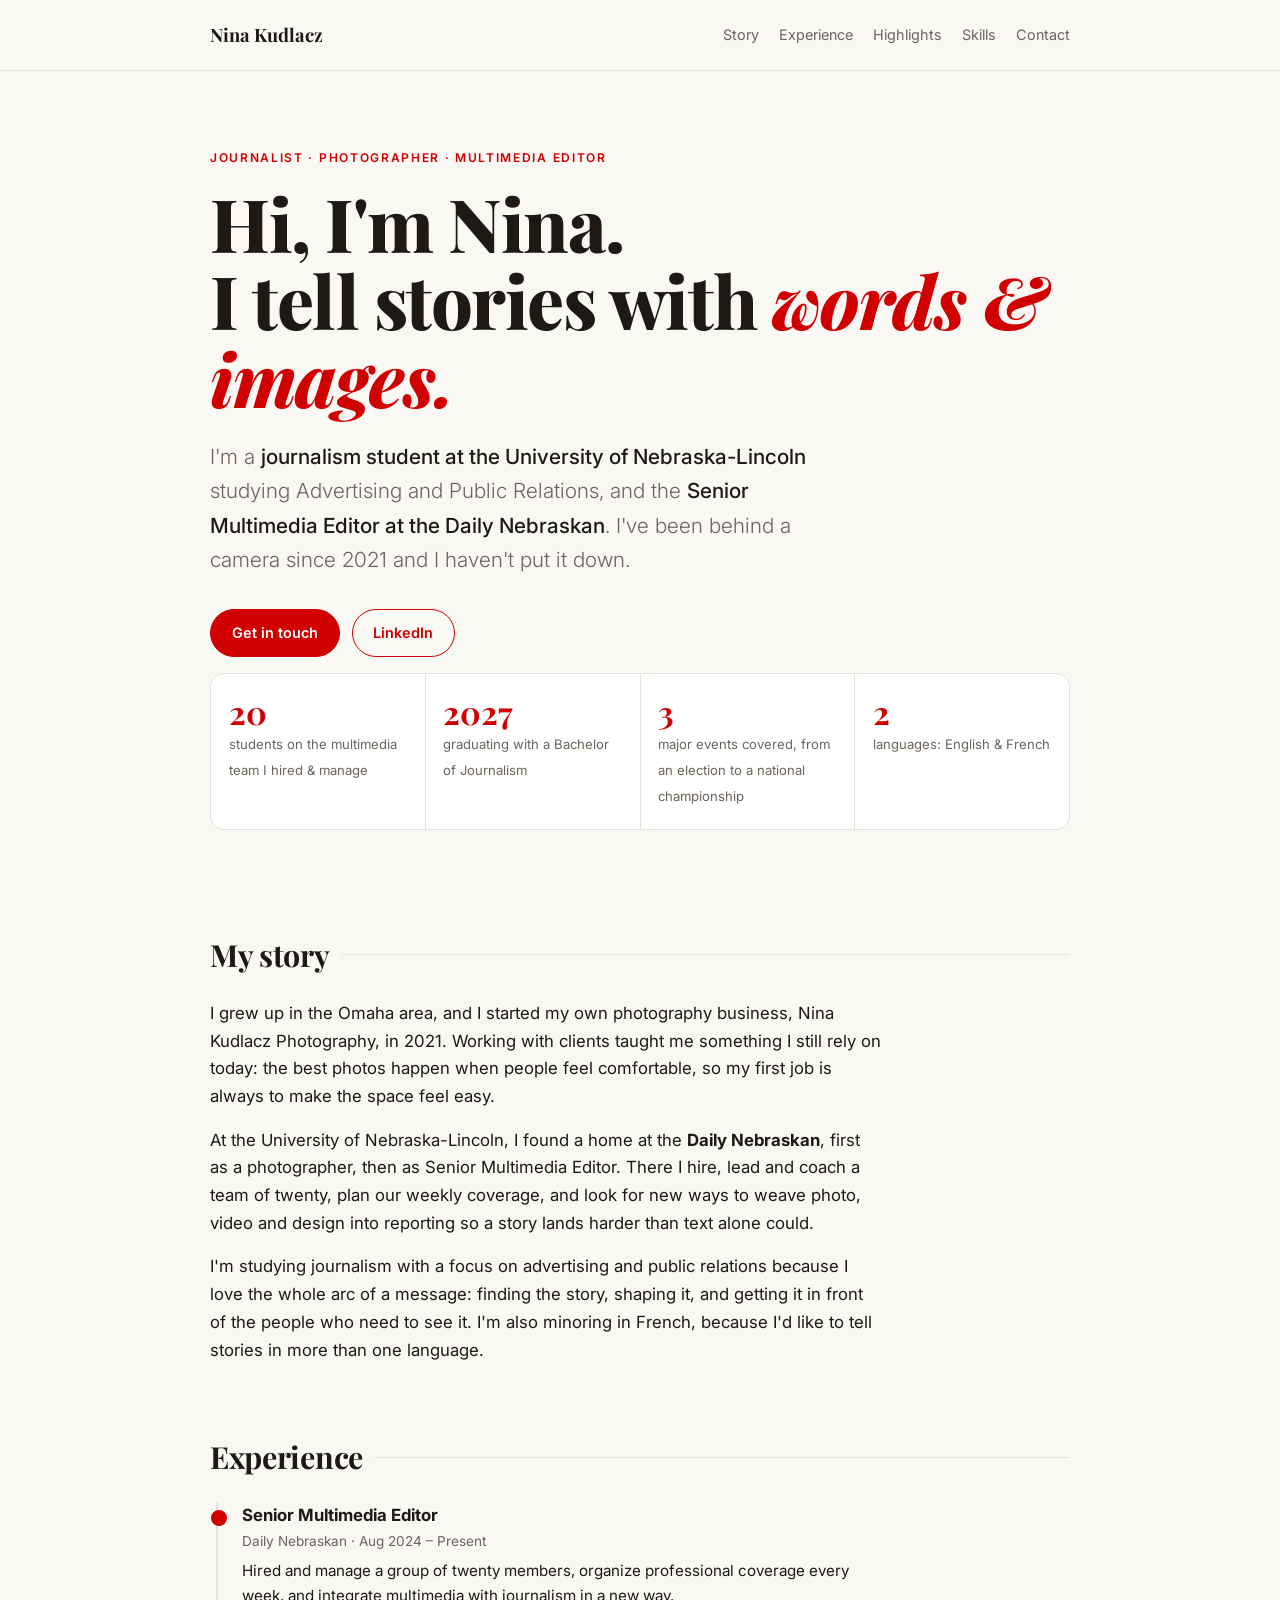
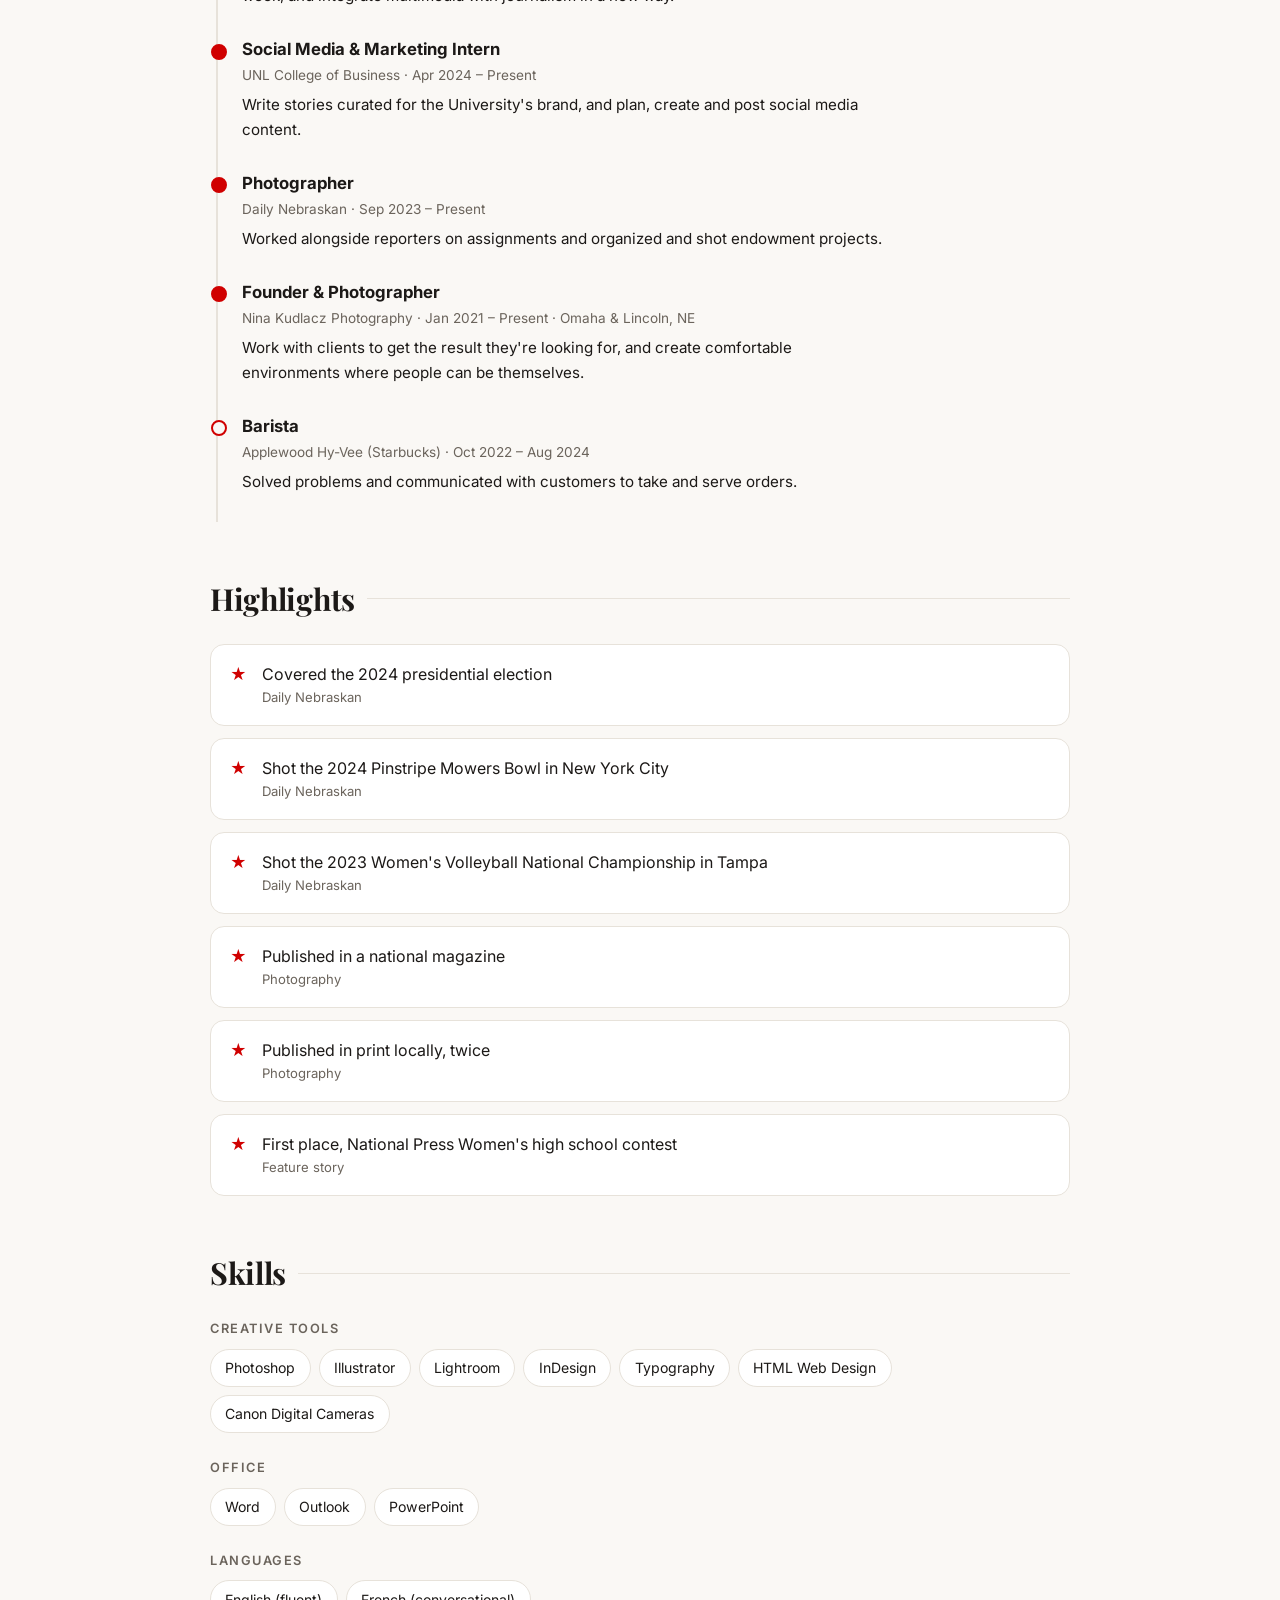
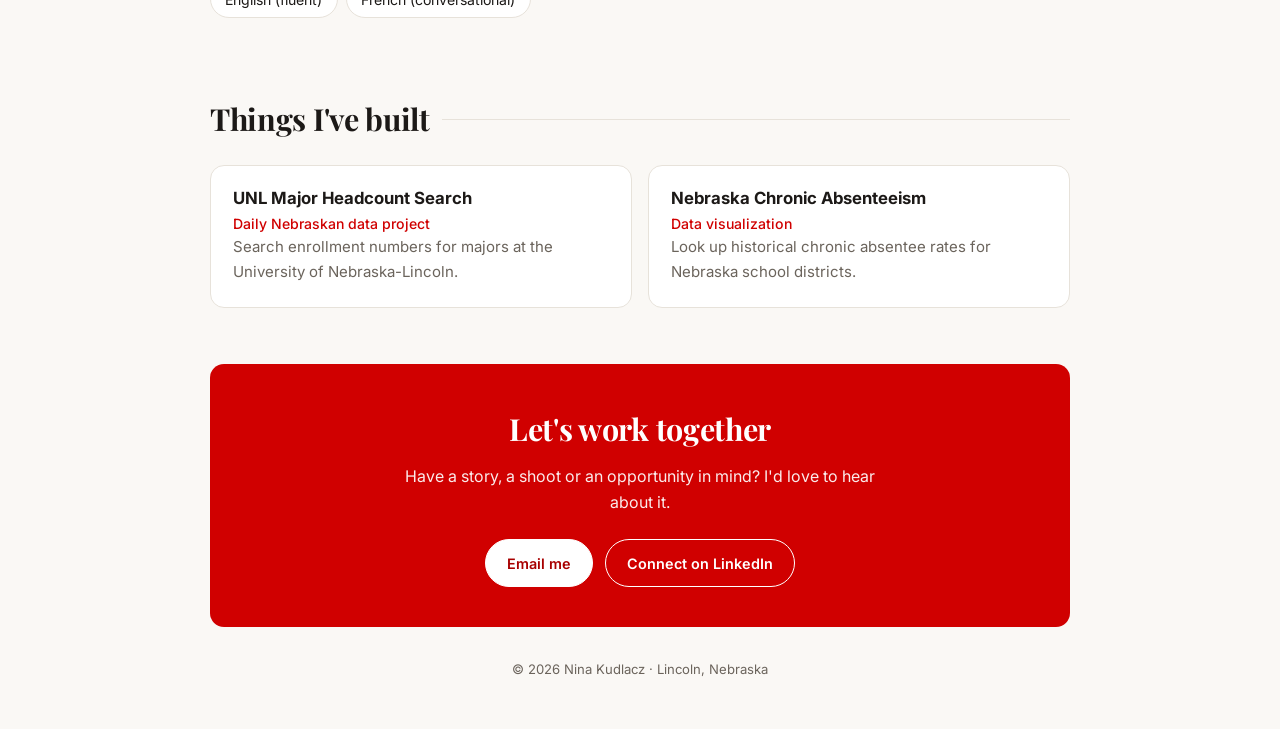
<file: about/index.html>
<!DOCTYPE html>
<html lang="en">
<head>
    <meta charset="UTF-8">
    <meta name="viewport" content="width=device-width, initial-scale=1.0">
    <title>About Nina Kudlacz</title>
    <meta name="description" content="Nina Kudlacz is a journalism student at the University of Nebraska-Lincoln, a photographer and the Senior Multimedia Editor at the Daily Nebraskan.">

    <link rel="preconnect" href="https://fonts.googleapis.com">
    <link rel="preconnect" href="https://fonts.gstatic.com" crossorigin>
    <link href="https://fonts.googleapis.com/css2?family=Inter:wght@300;400;500;600;700;800&family=Playfair+Display:ital,wght@0,700;0,800;1,700&display=swap" rel="stylesheet">

    <style>
        :root {
            --scarlet: #d00000;
            --scarlet-dark: #a80000;
            --bg: #faf8f5;
            --card: #ffffff;
            --text: #1c1917;
            --muted: #6b645c;
            --border: #e7e2da;
            --radius: 14px;
        }
        @media (prefers-color-scheme: dark) {
            :root {
                --scarlet: #ff5a5a;
                --scarlet-dark: #ff8080;
                --bg: #151311;
                --card: #1f1c19;
                --text: #f3efe9;
                --muted: #a39b91;
                --border: #322e29;
            }
        }

        * { box-sizing: border-box; margin: 0; padding: 0; }
        html { scroll-behavior: smooth; }
        body {
            font-family: 'Inter', system-ui, sans-serif;
            background: var(--bg);
            color: var(--text);
            line-height: 1.65;
            -webkit-font-smoothing: antialiased;
        }
        a { color: inherit; }
        .wrap { max-width: 900px; margin: 0 auto; padding: 0 1.25rem; }

        /* Nav */
        nav { padding: 1.25rem 0; border-bottom: 1px solid var(--border); }
        nav .wrap { display: flex; justify-content: space-between; align-items: center; gap: 1rem; }
        nav .brand { font-family: 'Playfair Display', serif; font-weight: 700; font-size: 1.15rem; text-decoration: none; }
        nav ul { list-style: none; display: flex; gap: 1.25rem; font-size: 0.9rem; flex-wrap: wrap; }
        nav ul a { text-decoration: none; color: var(--muted); transition: color .15s; }
        nav ul a:hover { color: var(--scarlet); }

        /* Hero */
        .hero { padding: 4.5rem 0 3rem; }
        .eyebrow {
            display: inline-block;
            font-size: 0.75rem; font-weight: 600; letter-spacing: .14em; text-transform: uppercase;
            color: var(--scarlet);
            margin-bottom: 1rem;
        }
        .hero h1 {
            font-family: 'Playfair Display', serif;
            font-size: clamp(2.6rem, 8vw, 4.6rem);
            line-height: 1.05;
            font-weight: 800;
            letter-spacing: -0.02em;
        }
        .hero h1 em { color: var(--scarlet); font-style: italic; }
        .hero .lede {
            margin-top: 1.5rem;
            font-size: clamp(1.05rem, 2.4vw, 1.3rem);
            color: var(--muted);
            max-width: 40rem;
            font-weight: 300;
        }
        .hero .lede strong { color: var(--text); font-weight: 500; }
        .cta { margin-top: 2rem; display: flex; gap: .75rem; flex-wrap: wrap; }
        .btn {
            display: inline-block; padding: .7rem 1.3rem; border-radius: 999px;
            font-size: .9rem; font-weight: 600; text-decoration: none;
            border: 1.5px solid var(--scarlet); transition: all .15s;
        }
        .btn.primary { background: var(--scarlet); color: #fff; }
        .btn.primary:hover { background: var(--scarlet-dark); border-color: var(--scarlet-dark); }
        .btn.ghost { color: var(--scarlet); }
        .btn.ghost:hover { background: var(--scarlet); color: #fff; }
        @media (prefers-color-scheme: dark) {
            .btn.primary { color: #151311; }
            .btn.ghost:hover { color: #151311; }
        }

        /* Stats strip */
        .stats {
            display: grid; grid-template-columns: repeat(auto-fit, minmax(150px, 1fr));
            gap: 1px; background: var(--border);
            border: 1px solid var(--border); border-radius: var(--radius); overflow: hidden;
            margin: 1rem 0 0;
        }
        .stat { background: var(--card); padding: 1.25rem 1.1rem; }
        .stat b { display: block; font-family: 'Playfair Display', serif; font-size: 2rem; line-height: 1.1; color: var(--scarlet); }
        .stat span { font-size: .82rem; color: var(--muted); }

        /* Sections */
        section { padding: 3.25rem 0 0; }
        h2 {
            font-family: 'Playfair Display', serif;
            font-size: 1.9rem; margin-bottom: 1.25rem; letter-spacing: -0.01em;
            display: flex; align-items: center; gap: .75rem;
        }
        h2::after { content: ""; flex: 1; height: 1px; background: var(--border); }
        .story p { margin-bottom: 1rem; max-width: 42rem; font-size: 1.05rem; }

        /* Cards */
        .grid { display: grid; grid-template-columns: repeat(auto-fit, minmax(260px, 1fr)); gap: 1rem; }
        .card {
            background: var(--card); border: 1px solid var(--border);
            border-radius: var(--radius); padding: 1.4rem;
            transition: transform .15s, box-shadow .15s;
        }
        .card:hover { transform: translateY(-2px); box-shadow: 0 8px 24px rgba(0,0,0,.07); }
        .card h3 { font-size: 1.05rem; line-height: 1.3; }
        .card .org { color: var(--scarlet); font-size: .88rem; font-weight: 500; margin-top: .15rem; }
        .card .when { color: var(--muted); font-size: .8rem; margin: .25rem 0 .75rem; }
        .card p { font-size: .94rem; color: var(--muted); }

        /* Timeline */
        .timeline { list-style: none; border-left: 2px solid var(--border); margin-left: .4rem; }
        .timeline li { position: relative; padding: 0 0 1.75rem 1.5rem; }
        .timeline li::before {
            content: ""; position: absolute; left: -7px; top: .45rem;
            width: 12px; height: 12px; border-radius: 50%;
            background: var(--bg); border: 2px solid var(--scarlet);
        }
        .timeline li.now::before { background: var(--scarlet); }
        .timeline h3 { font-size: 1.05rem; }
        .timeline .meta { color: var(--muted); font-size: .85rem; margin-bottom: .35rem; }
        .timeline p { font-size: .95rem; max-width: 40rem; }

        /* Highlights */
        .highlights { list-style: none; display: grid; gap: .75rem; }
        .highlights li {
            background: var(--card); border: 1px solid var(--border); border-radius: var(--radius);
            padding: 1rem 1.25rem 1rem 3.2rem; position: relative;
        }
        .highlights li::before {
            content: "★"; position: absolute; left: 1.2rem; top: 1rem; color: var(--scarlet);
        }
        .highlights small { display: block; color: var(--muted); font-size: .82rem; }

        /* Skills */
        .tags { display: flex; flex-wrap: wrap; gap: .5rem; }
        .tag {
            padding: .4rem .9rem; border-radius: 999px; font-size: .88rem;
            background: var(--card); border: 1px solid var(--border);
        }
        .skill-group { margin-bottom: 1.5rem; }
        .skill-group h3 { font-size: .8rem; text-transform: uppercase; letter-spacing: .12em; color: var(--muted); margin-bottom: .6rem; font-weight: 600; }

        /* Contact */
        .contact {
            margin-top: 3.5rem; padding: 2.5rem 1.75rem; border-radius: var(--radius);
            background: var(--scarlet); color: #fff; text-align: center;
        }
        .contact h2 { justify-content: center; color: #fff; margin-bottom: .5rem; }
        .contact h2::after { display: none; }
        .contact p { opacity: .92; max-width: 32rem; margin: 0 auto 1.5rem; }
        .contact .btn { border-color: #fff; color: #fff; }
        .contact .btn.solid { background: #fff; color: var(--scarlet-dark); }
        .contact .btn:hover { opacity: .88; }
        @media (prefers-color-scheme: dark) {
            .contact { background: #8f1b1b; }
            .contact .btn.solid { color: #8f1b1b; }
        }

        footer { padding: 2rem 0 3rem; text-align: center; font-size: .82rem; color: var(--muted); }

        @media (prefers-reduced-motion: reduce) {
            html { scroll-behavior: auto; }
            .card { transition: none; }
        }
    </style>
</head>
<body>

    <nav>
        <div class="wrap">
            <a class="brand" href="../">Nina Kudlacz</a>
            <ul>
                <li><a href="#story">Story</a></li>
                <li><a href="#experience">Experience</a></li>
                <li><a href="#highlights">Highlights</a></li>
                <li><a href="#skills">Skills</a></li>
                <li><a href="#contact">Contact</a></li>
            </ul>
        </div>
    </nav>

    <header class="hero">
        <div class="wrap">
            <span class="eyebrow">Journalist · Photographer · Multimedia Editor</span>
            <h1>Hi, I'm Nina.<br>I tell stories with <em>words &amp; images.</em></h1>
            <p class="lede">
                I'm a <strong>journalism student at the University of Nebraska-Lincoln</strong> studying
                Advertising and Public Relations, and the <strong>Senior Multimedia Editor at the Daily Nebraskan</strong>.
                I've been behind a camera since 2021 and I haven't put it down.
            </p>
            <div class="cta">
                <a class="btn primary" href="#contact">Get in touch</a>
                <a class="btn ghost" href="https://www.linkedin.com/in/nina-marie-kudlacz-b197402bb/" target="_blank" rel="noopener">LinkedIn</a>
            </div>

            <div class="stats">
                <div class="stat"><b>20</b><span>students on the multimedia team I hired &amp; manage</span></div>
                <div class="stat"><b>2027</b><span>graduating with a Bachelor of Journalism</span></div>
                <div class="stat"><b>3</b><span>major events covered, from an election to a national championship</span></div>
                <div class="stat"><b>2</b><span>languages: English &amp; French</span></div>
            </div>
        </div>
    </header>

    <main class="wrap">

        <section id="story" class="story">
            <h2>My story</h2>
            <p>
                I grew up in the Omaha area, and I started my own photography business, Nina Kudlacz Photography, in 2021.
                Working with clients taught me something I still rely on today: the best photos happen when people feel
                comfortable, so my first job is always to make the space feel easy.
            </p>
            <p>
                At the University of Nebraska-Lincoln, I found a home at the <strong>Daily Nebraskan</strong>, first as a
                photographer, then as Senior Multimedia Editor. There I hire, lead and coach a team of twenty, plan our
                weekly coverage, and look for new ways to weave photo, video and design into reporting so a story
                lands harder than text alone could.
            </p>
            <p>
                I'm studying journalism with a focus on advertising and public relations because I love the whole arc of
                a message: finding the story, shaping it, and getting it in front of the people who need to see it.
                I'm also minoring in French, because I'd like to tell stories in more than one language.
            </p>
        </section>

        <section id="experience">
            <h2>Experience</h2>
            <ol class="timeline">
                <li class="now">
                    <h3>Senior Multimedia Editor</h3>
                    <div class="meta">Daily Nebraskan · Aug 2024 – Present</div>
                    <p>Hired and manage a group of twenty members, organize professional coverage every week, and integrate multimedia with journalism in a new way.</p>
                </li>
                <li class="now">
                    <h3>Social Media &amp; Marketing Intern</h3>
                    <div class="meta">UNL College of Business · Apr 2024 – Present</div>
                    <p>Write stories curated for the University's brand, and plan, create and post social media content.</p>
                </li>
                <li class="now">
                    <h3>Photographer</h3>
                    <div class="meta">Daily Nebraskan · Sep 2023 – Present</div>
                    <p>Worked alongside reporters on assignments and organized and shot endowment projects.</p>
                </li>
                <li class="now">
                    <h3>Founder &amp; Photographer</h3>
                    <div class="meta">Nina Kudlacz Photography · Jan 2021 – Present · Omaha &amp; Lincoln, NE</div>
                    <p>Work with clients to get the result they're looking for, and create comfortable environments where people can be themselves.</p>
                </li>
                <li>
                    <h3>Barista</h3>
                    <div class="meta">Applewood Hy-Vee (Starbucks) · Oct 2022 – Aug 2024</div>
                    <p>Solved problems and communicated with customers to take and serve orders.</p>
                </li>
            </ol>
        </section>

        <section id="highlights">
            <h2>Highlights</h2>
            <ul class="highlights">
                <li>Covered the 2024 presidential election<small>Daily Nebraskan</small></li>
                <li>Shot the 2024 Pinstripe Mowers Bowl in New York City<small>Daily Nebraskan</small></li>
                <li>Shot the 2023 Women's Volleyball National Championship in Tampa<small>Daily Nebraskan</small></li>
                <li>Published in a national magazine<small>Photography</small></li>
                <li>Published in print locally, twice<small>Photography</small></li>
                <li>First place, National Press Women's high school contest<small>Feature story</small></li>
            </ul>
        </section>

        <section id="skills">
            <h2>Skills</h2>
            <div class="skill-group">
                <h3>Creative tools</h3>
                <div class="tags">
                    <span class="tag">Photoshop</span>
                    <span class="tag">Illustrator</span>
                    <span class="tag">Lightroom</span>
                    <span class="tag">InDesign</span>
                    <span class="tag">Typography</span>
                    <span class="tag">HTML Web Design</span>
                    <span class="tag">Canon Digital Cameras</span>
                </div>
            </div>
            <div class="skill-group">
                <h3>Office</h3>
                <div class="tags">
                    <span class="tag">Word</span>
                    <span class="tag">Outlook</span>
                    <span class="tag">PowerPoint</span>
                </div>
            </div>
            <div class="skill-group">
                <h3>Languages</h3>
                <div class="tags">
                    <span class="tag">English (fluent)</span>
                    <span class="tag">French (conversational)</span>
                </div>
            </div>
        </section>

        <section id="projects">
            <h2>Things I've built</h2>
            <div class="grid">
                <a class="card" href="../major-search/" style="text-decoration:none">
                    <h3>UNL Major Headcount Search</h3>
                    <div class="org">Daily Nebraskan data project</div>
                    <p>Search enrollment numbers for majors at the University of Nebraska-Lincoln.</p>
                </a>
                <a class="card" href="../School-search/" style="text-decoration:none">
                    <h3>Nebraska Chronic Absenteeism</h3>
                    <div class="org">Data visualization</div>
                    <p>Look up historical chronic absentee rates for Nebraska school districts.</p>
                </a>
            </div>
        </section>

        <section id="contact" class="contact">
            <h2>Let's work together</h2>
            <p>Have a story, a shoot or an opportunity in mind? I'd love to hear about it.</p>
            <div class="cta" style="justify-content:center; margin-top:0">
                <a class="btn solid" href="mailto:nkudlacz2@huskers.unl.edu">Email me</a>
                <a class="btn" href="https://www.linkedin.com/in/nina-marie-kudlacz-b197402bb/" target="_blank" rel="noopener">Connect on LinkedIn</a>
            </div>
        </section>

    </main>

    <footer>
        <div class="wrap">© <span id="year">2026</span> Nina Kudlacz · Lincoln, Nebraska</div>
    </footer>

    <script>document.getElementById('year').textContent = new Date().getFullYear();</script>
</body>
</html>
</file>
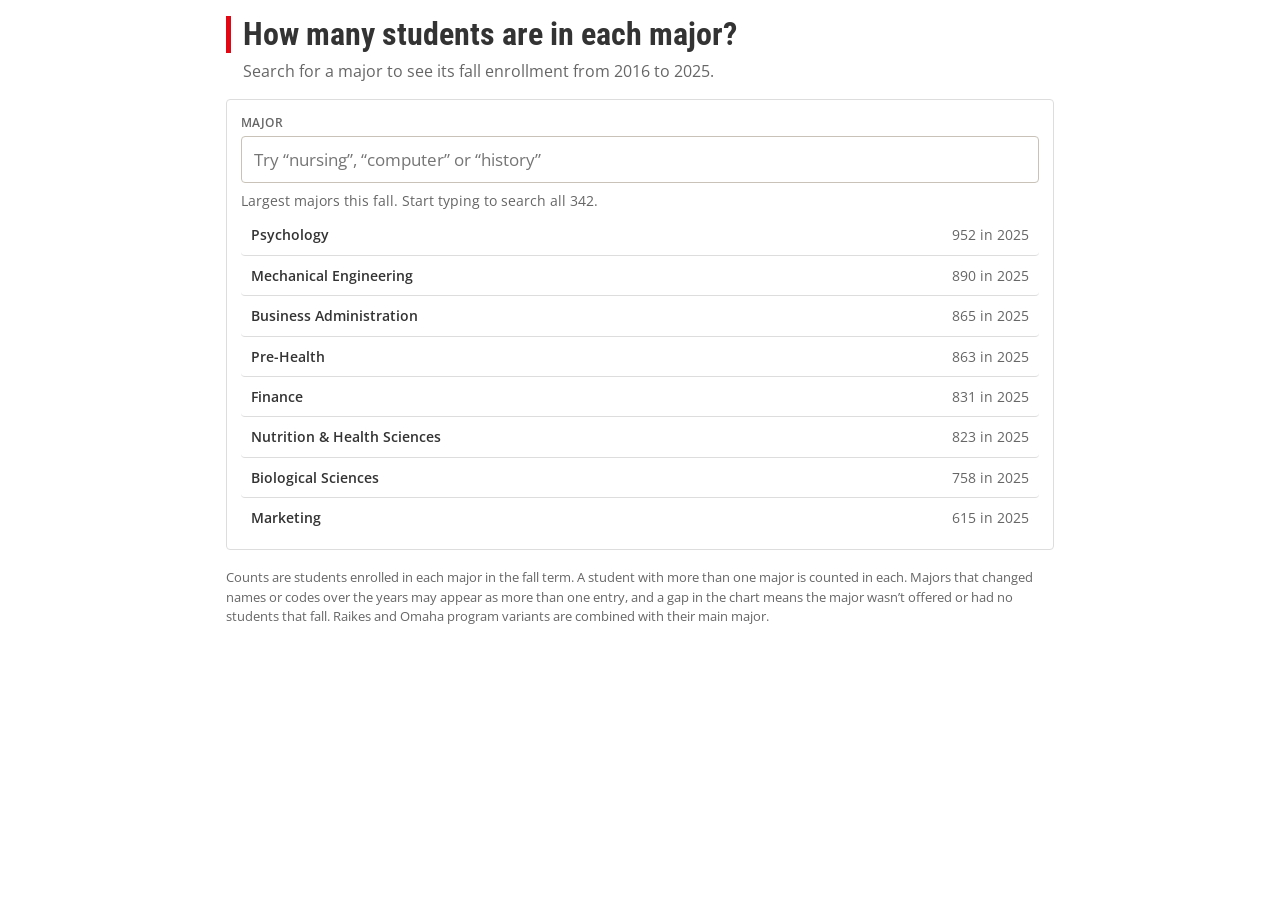
<file: enrollment-search/index.html>
<!DOCTYPE html>
<html lang="en">
<head>
    <meta charset="UTF-8">
    <meta name="viewport" content="width=device-width, initial-scale=1.0">
    <title>Student Enrollment by Major</title>
    <link rel="preconnect" href="https://fonts.googleapis.com">
    <link rel="preconnect" href="https://fonts.gstatic.com" crossorigin>
    <link href="https://fonts.googleapis.com/css2?family=Open+Sans:wght@400;600;700&family=Roboto+Condensed:wght@700&display=swap" rel="stylesheet">
    <link rel="stylesheet" href="style.css">
</head>
<body>
    <main class="app">
        <header class="intro">
            <h1>How many students are in each major?</h1>
            <p class="subtitle">Search for a major to see its fall enrollment from 2016 to 2025.</p>
        </header>

        <section class="search" aria-label="Search majors">
            <label class="label" for="q">Major</label>
            <input type="search" id="q" placeholder="Try &ldquo;nursing&rdquo;, &ldquo;computer&rdquo; or &ldquo;history&rdquo;" autocomplete="off" role="combobox" aria-expanded="false" aria-controls="list" aria-autocomplete="list">
            <p id="hint" class="hint"></p>
            <ul id="list" class="list" role="listbox" aria-label="Matching majors"></ul>
        </section>

        <section id="detail" class="detail" aria-live="polite" hidden>
            <div class="detail-head">
                <h2 id="title"></h2>
                <p id="summary" class="summary"></p>
            </div>

            <div class="stats" id="stats"></div>

            <figure class="chart-wrap">
                <div id="chart" class="chart"></div>
                <div id="tip" class="tip" hidden></div>
                <figcaption class="cap">Total students in this major each fall, all colleges and degree levels combined.</figcaption>
            </figure>

            <details class="programs" id="programs-box">
                <summary>See the numbers by program</summary>
                <div class="table-scroll"><table id="table"></table></div>
            </details>
        </section>

        <footer class="foot">
            <p>Counts are students enrolled in each major in the fall term. A student with more than one major is counted in each. Majors that changed names or codes over the years may appear as more than one entry, and a gap in the chart means the major wasn&rsquo;t offered or had no students that fall. Raikes and Omaha program variants are combined with their main major.</p>
        </footer>
    </main>

    <script src="data.js"></script>
    <script src="script.js"></script>
</body>
</html>
</file>
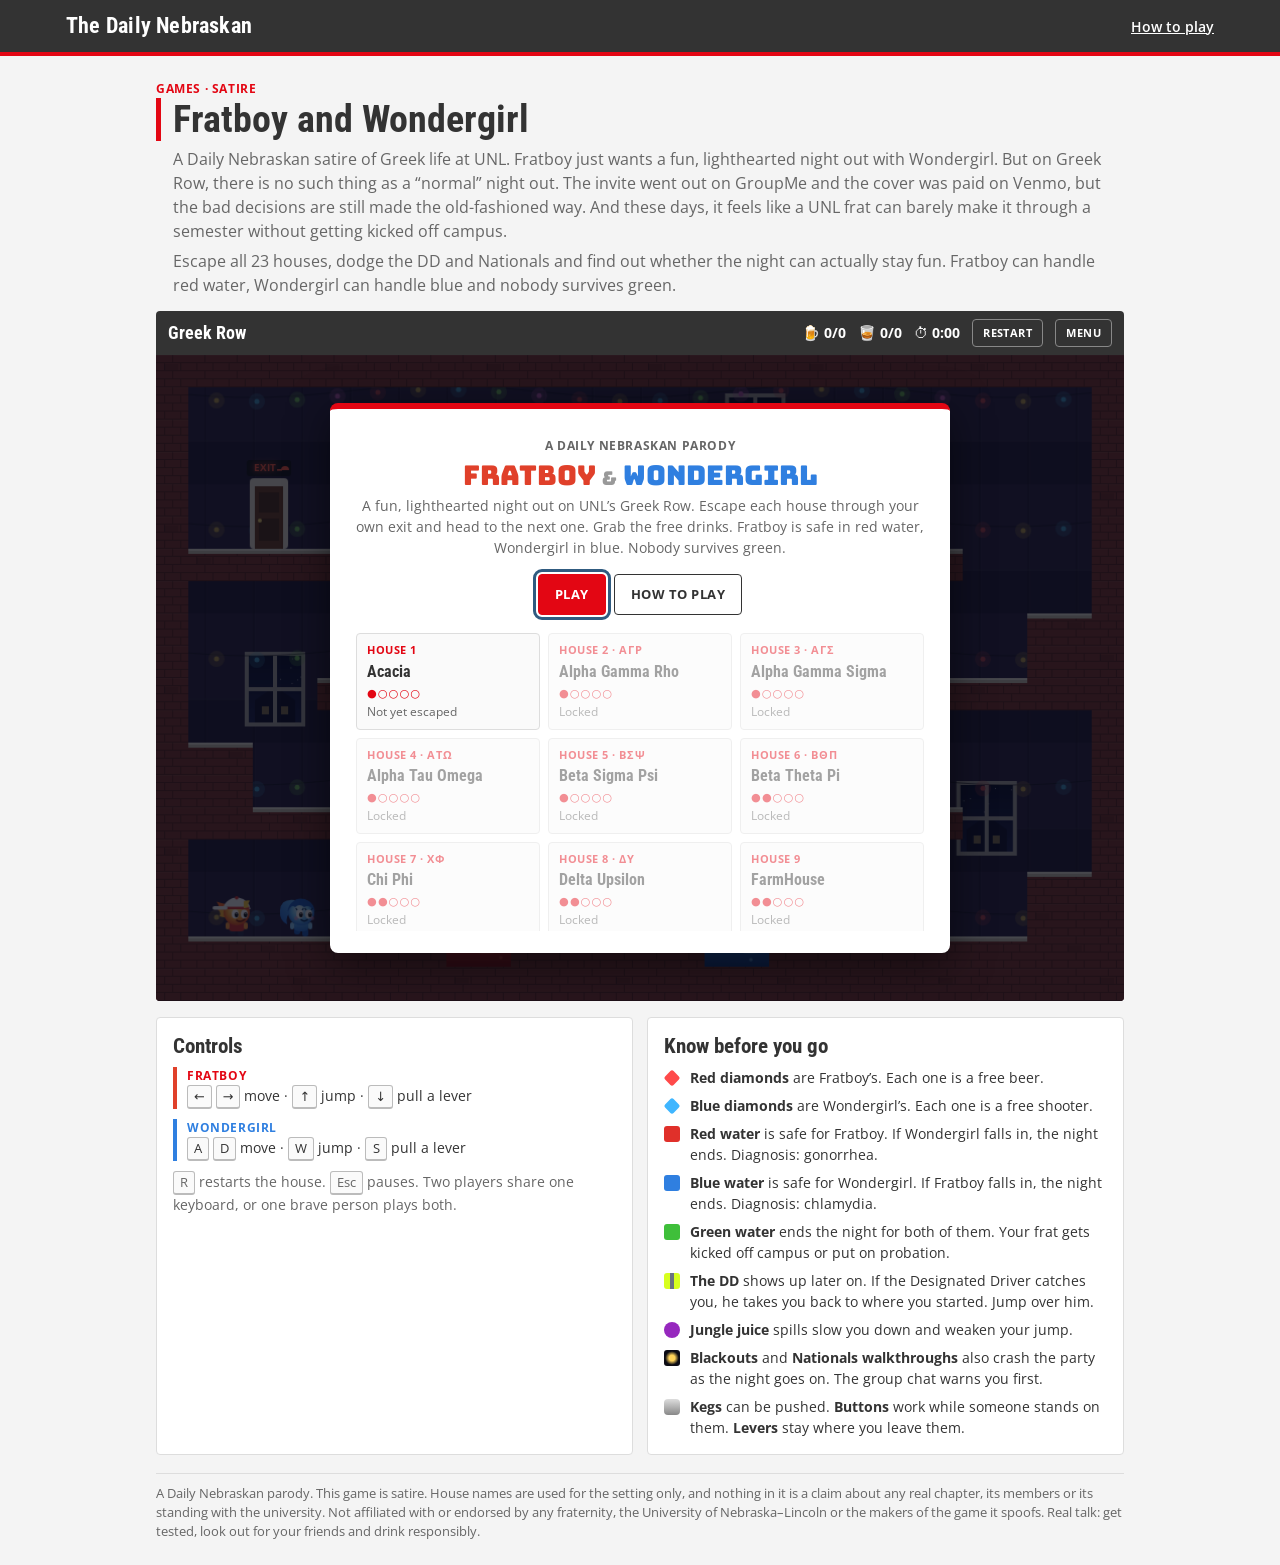
<file: Fratboy and Wondergirl/index.html>
<!DOCTYPE html>
<html lang="en">
<head>
    <meta charset="UTF-8">
    <meta name="viewport" content="width=device-width, initial-scale=1.0">
    <title>Fratboy and Wondergirl | The Daily Nebraskan</title>
    <meta name="description" content="A Daily Nebraskan satire of Greek life at UNL. Guide Fratboy and Wondergirl through Greek Row, past free drinks, STI-filled water and the threat of probation.">
    <link rel="preconnect" href="https://fonts.googleapis.com">
    <link rel="preconnect" href="https://fonts.gstatic.com" crossorigin>
    <link href="https://fonts.googleapis.com/css2?family=Bungee&family=Open+Sans:wght@400;600;700&family=Roboto+Condensed:wght@700&display=swap" rel="stylesheet">
    <link rel="stylesheet" href="style.css">
</head>
<body>
    <header class="masthead">
        <div class="masthead-inner">
            <a class="brand" href="https://www.dailynebraskan.com/" target="_blank" rel="noopener">The Daily Nebraskan</a>
            <button class="link-btn" id="how-btn" type="button">How to play</button>
        </div>
    </header>

    <main class="app">
        <div class="intro">
            <p class="kicker">Games &middot; Satire</p>
            <h1>Fratboy and Wondergirl</h1>
            <p class="subtitle">A Daily Nebraskan satire of Greek life at UNL. Fratboy just wants a fun, lighthearted night out with Wondergirl. But on Greek Row, there is no such thing as a &ldquo;normal&rdquo; night out. The invite went out on GroupMe and the cover was paid on Venmo, but the bad decisions are still made the old-fashioned way. And these days, it feels like a UNL frat can barely make it through a semester without getting kicked off campus.</p>
            <p class="subtitle">Escape all 23 houses, dodge the DD and Nationals and find out whether the night can actually stay fun. Fratboy can handle red water, Wondergirl can handle blue and nobody survives green.</p>
        </div>

        <div class="hud" id="hud">
            <div class="hud-left">
                <span class="hud-house" id="hud-house">Greek Row</span>
                <span class="hud-theme" id="hud-theme"></span>
            </div>
            <div class="hud-right">
                <span class="hud-stat" title="Beers Fratboy has grabbed">&#127866; <b id="hud-beer">0/0</b></span>
                <span class="hud-stat" title="Shooters Wondergirl has grabbed">&#129347; <b id="hud-shot">0/0</b></span>
                <span class="hud-stat" title="Time">&#9201; <b id="hud-time">0:00</b></span>
                <button class="btn btn-small" id="restart-btn" type="button" title="Restart (R)">Restart</button>
                <button class="btn btn-small" id="menu-btn" type="button" title="Pause (Esc)">Menu</button>
            </div>
        </div>

        <div class="stage" id="stage">
            <canvas id="game" width="960" height="640" aria-label="Fratboy and Wondergirl game"></canvas>
            <div class="overlay" id="overlay"></div>
        </div>

        <div class="touch" id="touch" hidden>
            <div class="pad pad-wonder" aria-label="Wondergirl controls">
                <span class="pad-name">Wondergirl</span>
                <button type="button" data-who="wonder" data-key="left" aria-label="Left">&#9664;</button>
                <button type="button" data-who="wonder" data-key="right" aria-label="Right">&#9654;</button>
                <button type="button" data-who="wonder" data-key="action" aria-label="Pull lever">&#8659;</button>
                <button type="button" data-who="wonder" data-key="jump" aria-label="Jump">&#9650;</button>
            </div>
            <div class="pad pad-frat" aria-label="Fratboy controls">
                <span class="pad-name">Fratboy</span>
                <button type="button" data-who="frat" data-key="left" aria-label="Left">&#9664;</button>
                <button type="button" data-who="frat" data-key="right" aria-label="Right">&#9654;</button>
                <button type="button" data-who="frat" data-key="action" aria-label="Pull lever">&#8659;</button>
                <button type="button" data-who="frat" data-key="jump" aria-label="Jump">&#9650;</button>
            </div>
        </div>

        <section class="info">
            <div class="card controls-card">
                <h2>Controls</h2>
                <div class="controls-grid">
                    <div class="ctrl ctrl-frat">
                        <p class="kicker">Fratboy</p>
                        <p><kbd>&larr;</kbd> <kbd>&rarr;</kbd> move &middot; <kbd>&uarr;</kbd> jump &middot; <kbd>&darr;</kbd> pull a lever</p>
                    </div>
                    <div class="ctrl ctrl-wonder">
                        <p class="kicker">Wondergirl</p>
                        <p><kbd>A</kbd> <kbd>D</kbd> move &middot; <kbd>W</kbd> jump &middot; <kbd>S</kbd> pull a lever</p>
                    </div>
                </div>
                <p class="meta"><kbd>R</kbd> restarts the house. <kbd>Esc</kbd> pauses. Two players share one keyboard, or one brave person plays both.</p>
            </div>
            <div class="card hazards-card">
                <h2>Know before you go</h2>
                <ul class="hazards">
                    <li><span class="sw sw-gem-r"></span><b>Red diamonds</b> are Fratboy&rsquo;s. Each one is a free beer.</li>
                    <li><span class="sw sw-gem-b"></span><b>Blue diamonds</b> are Wondergirl&rsquo;s. Each one is a free shooter.</li>
                    <li><span class="sw sw-red"></span><b>Red water</b> is safe for Fratboy. If Wondergirl falls in, the night ends. Diagnosis: gonorrhea.</li>
                    <li><span class="sw sw-blue"></span><b>Blue water</b> is safe for Wondergirl. If Fratboy falls in, the night ends. Diagnosis: chlamydia.</li>
                    <li><span class="sw sw-green"></span><b>Green water</b> ends the night for both of them. Your frat gets kicked off campus or put on probation.</li>
                    <li><span class="sw sw-dd"></span><b>The DD</b> shows up later on. If the Designated Driver catches you, he takes you back to where you started. Jump over him.</li>
                    <li><span class="sw sw-juice"></span><b>Jungle juice</b> spills slow you down and weaken your jump.</li>
                    <li><span class="sw sw-dark"></span><b>Blackouts</b> and <b>Nationals walkthroughs</b> also crash the party as the night goes on. The group chat warns you first.</li>
                    <li><span class="sw sw-keg"></span><b>Kegs</b> can be pushed. <b>Buttons</b> work while someone stands on them. <b>Levers</b> stay where you leave them.</li>
                </ul>
            </div>
        </section>

        <footer class="foot">
            <p>A Daily Nebraskan parody. This game is satire. House names are used for the setting only, and nothing in it is a claim about any real chapter, its members or its standing with the university. Not affiliated with or endorsed by any fraternity, the University of Nebraska&ndash;Lincoln or the makers of the game it spoofs. Real talk: get tested, look out for your friends and drink responsibly.</p>
        </footer>
    </main>

    <script src="levels.js"></script>
    <script src="game.js"></script>
</body>
</html>
</file>
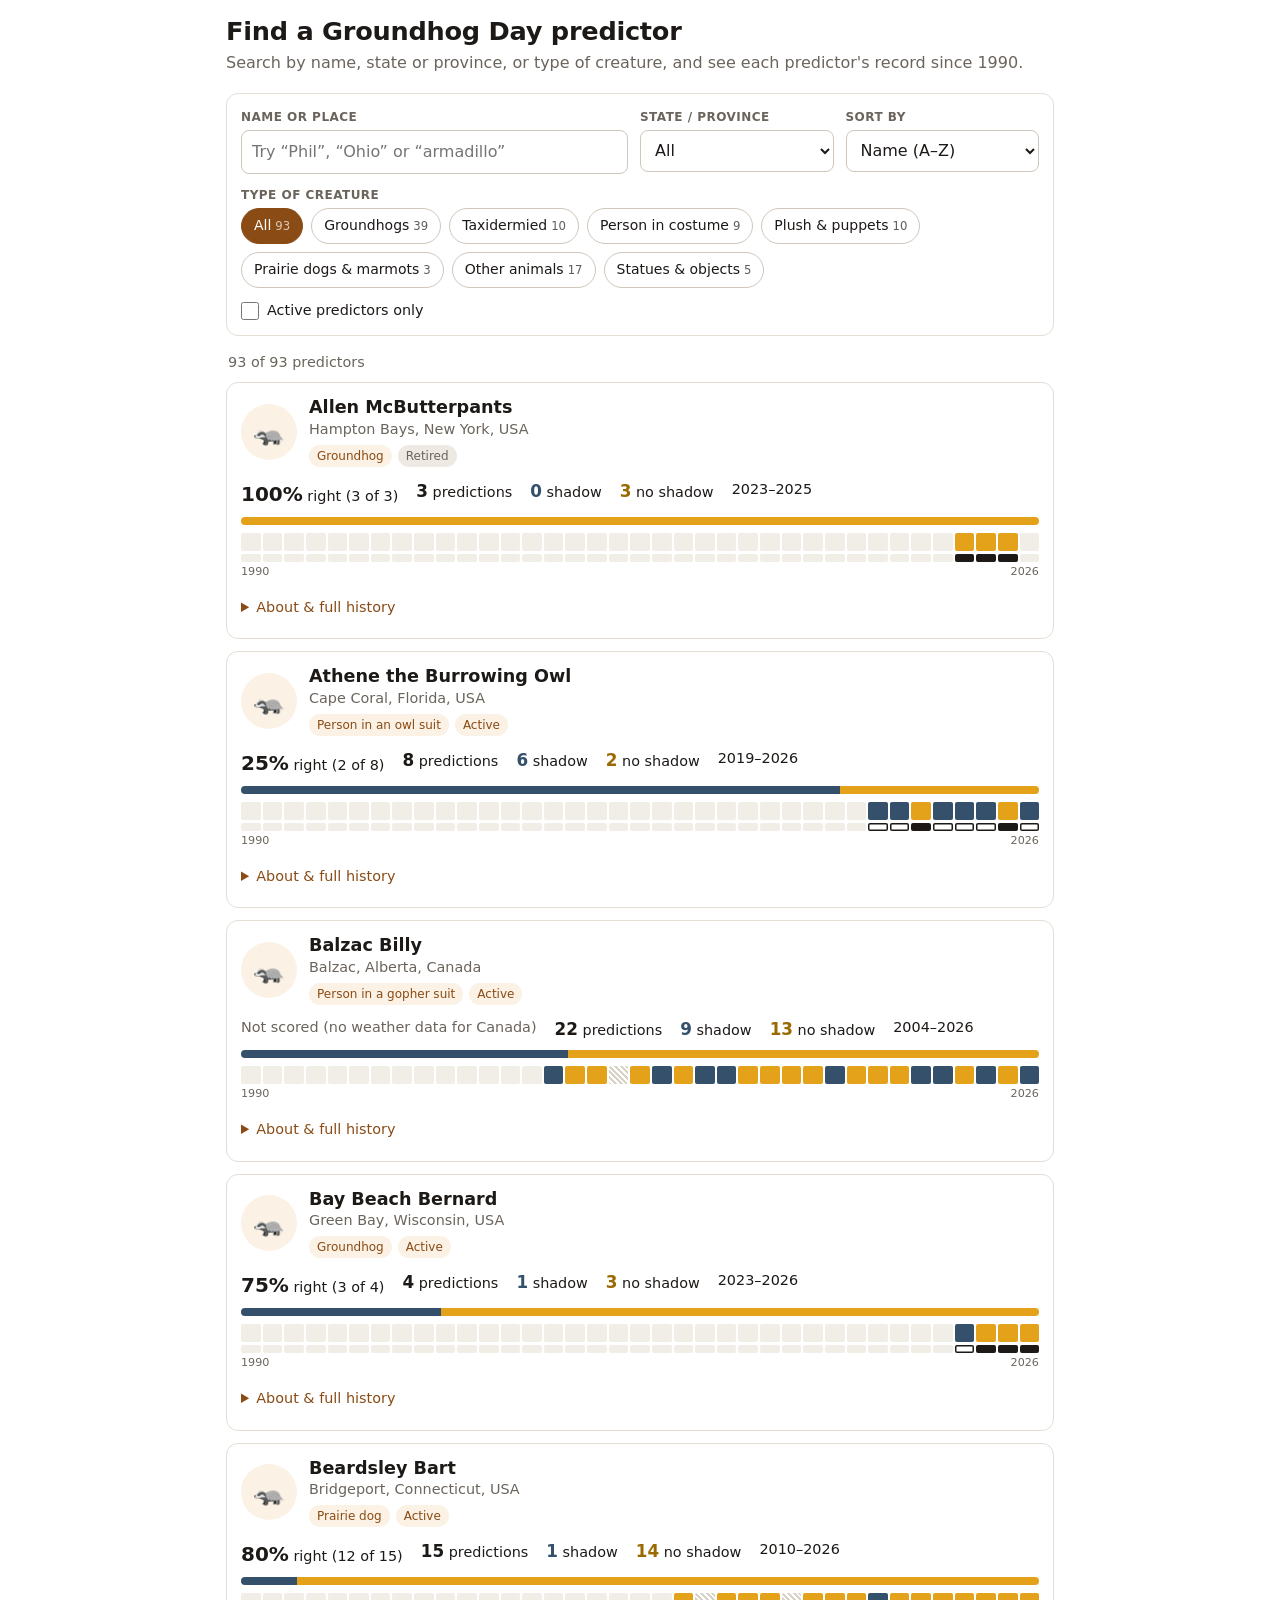
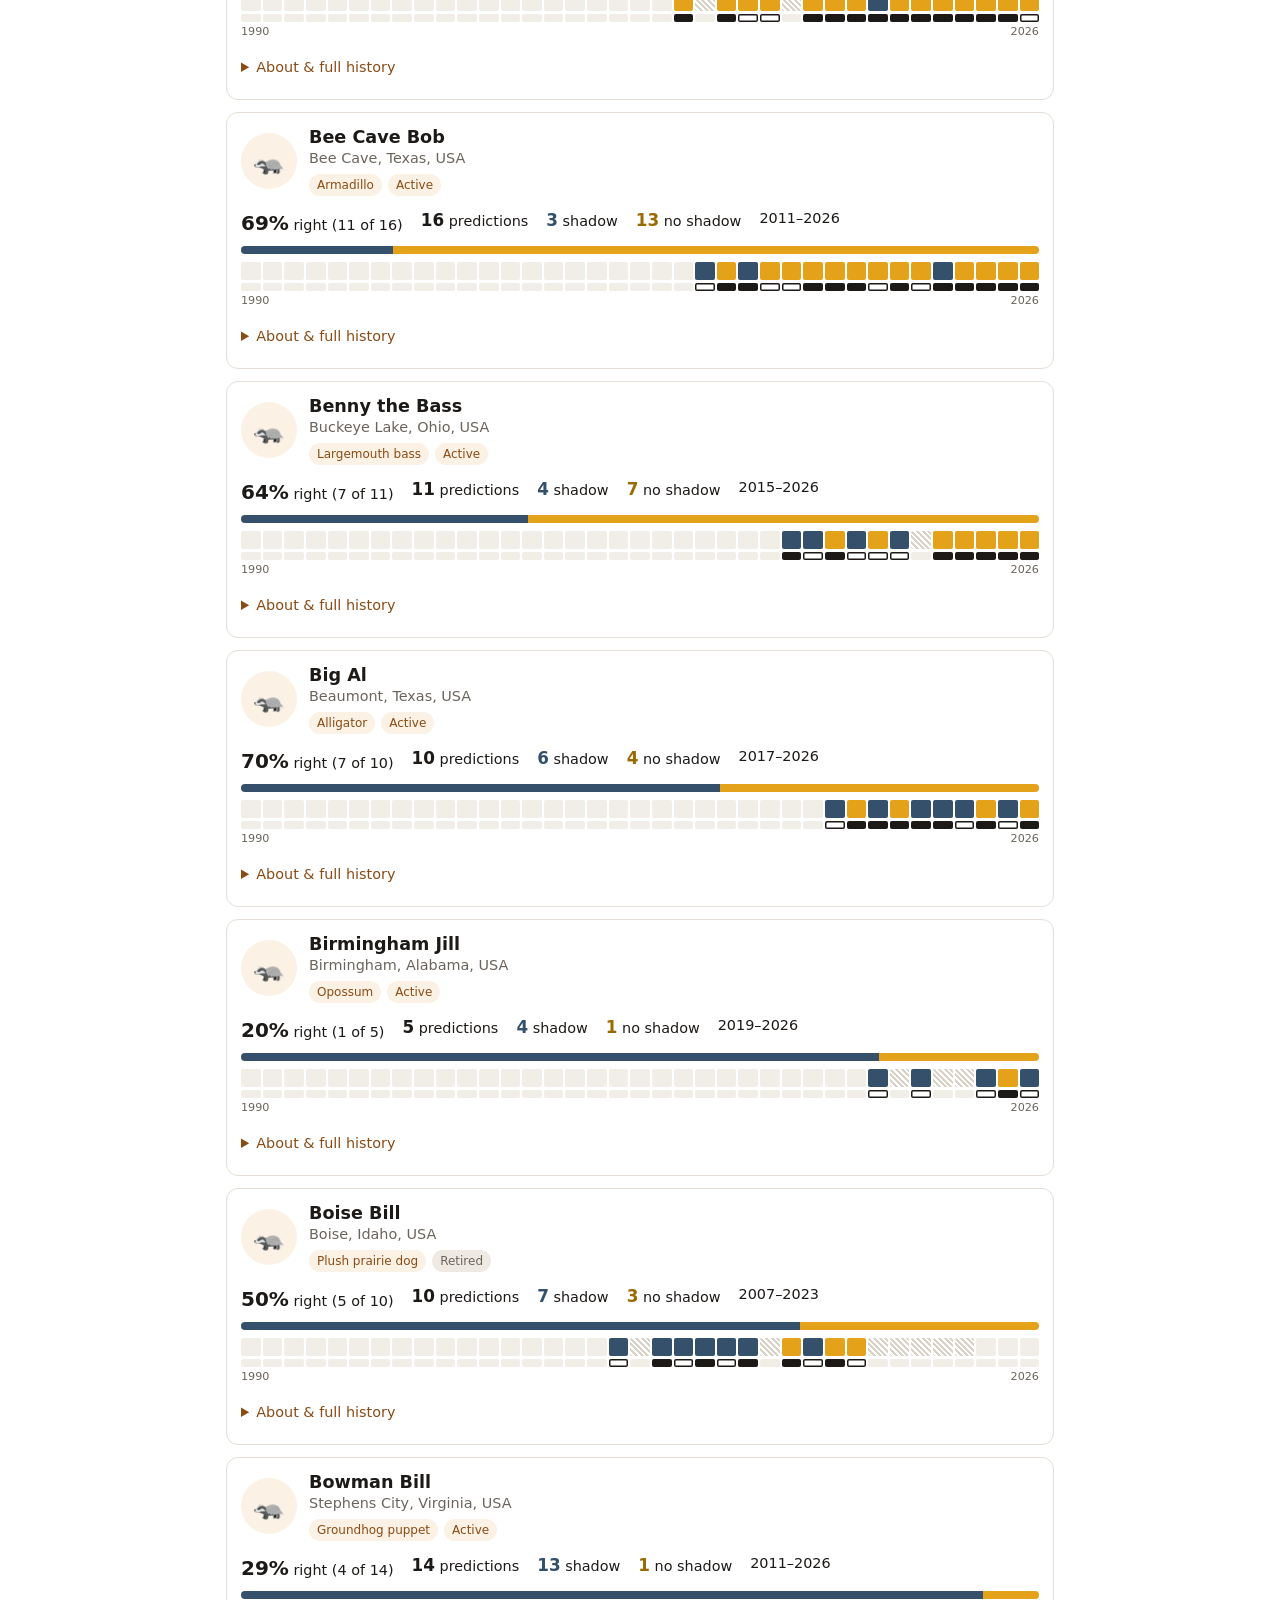
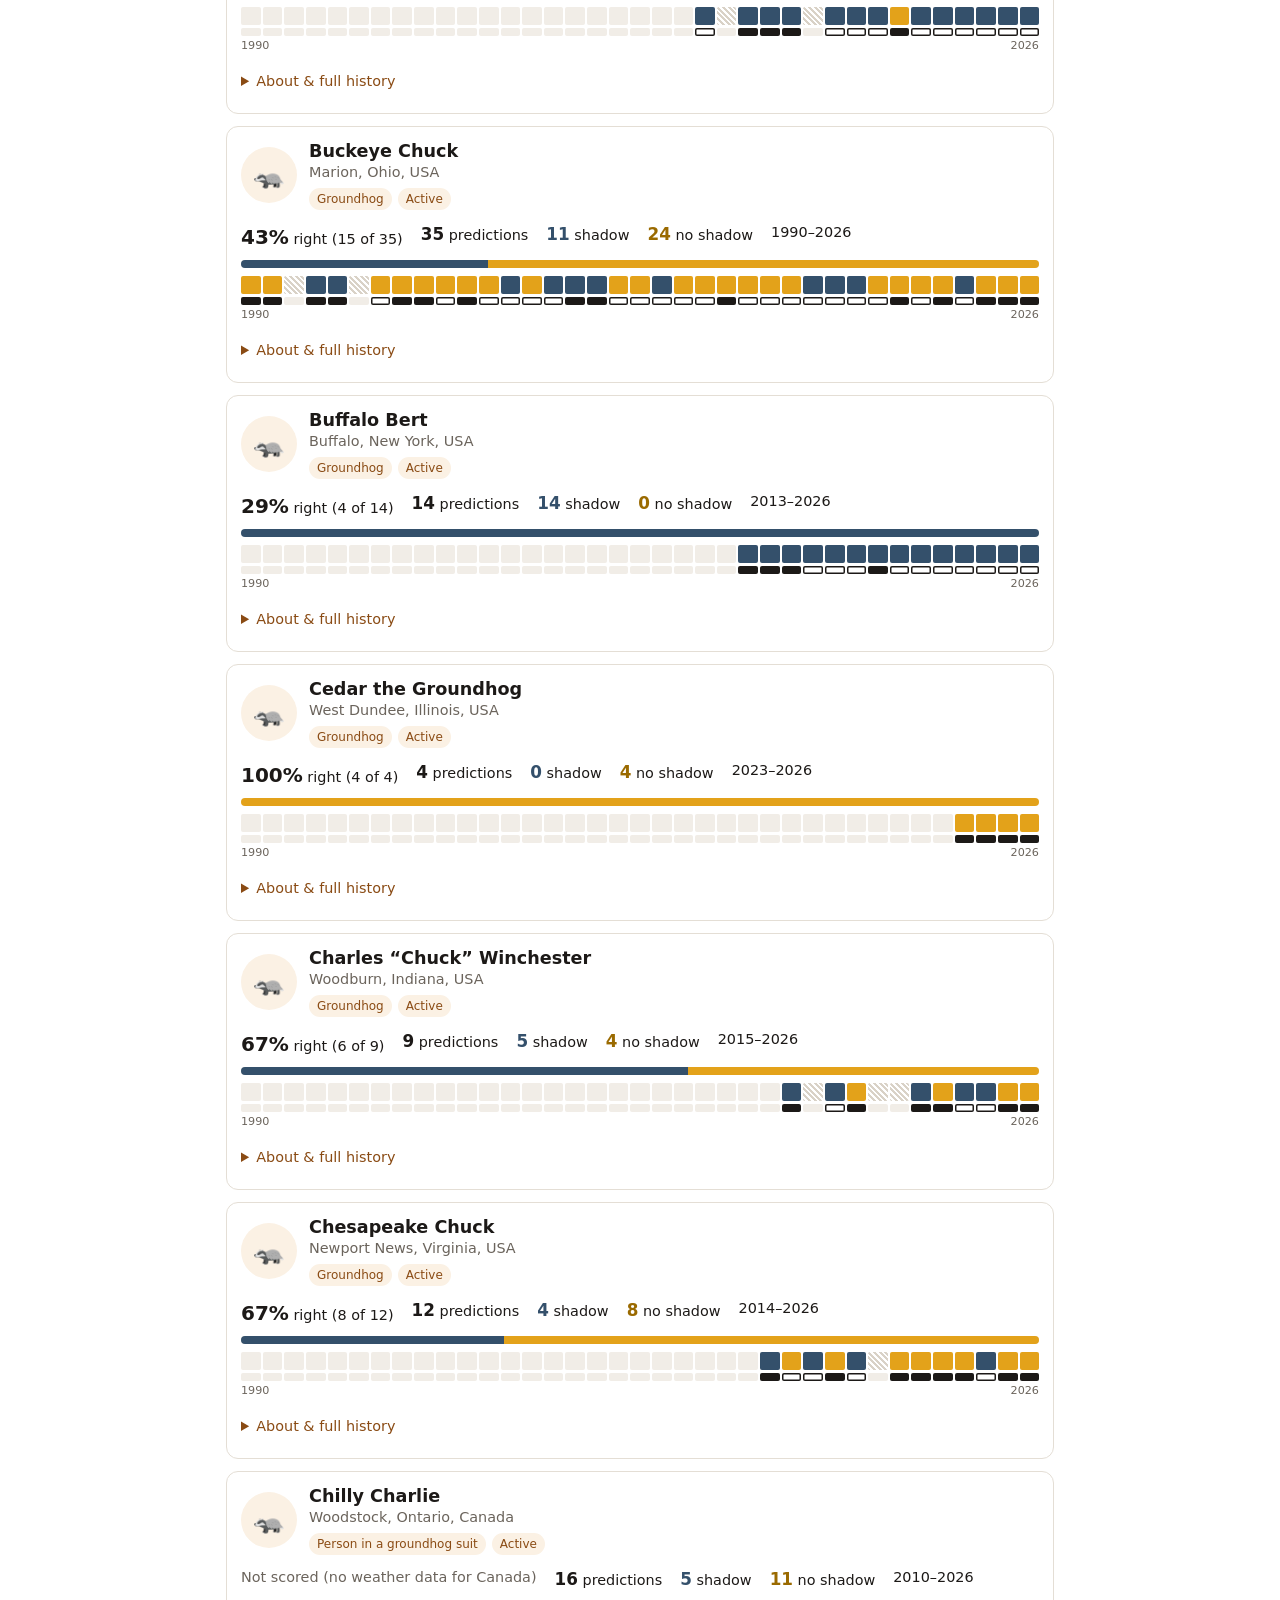
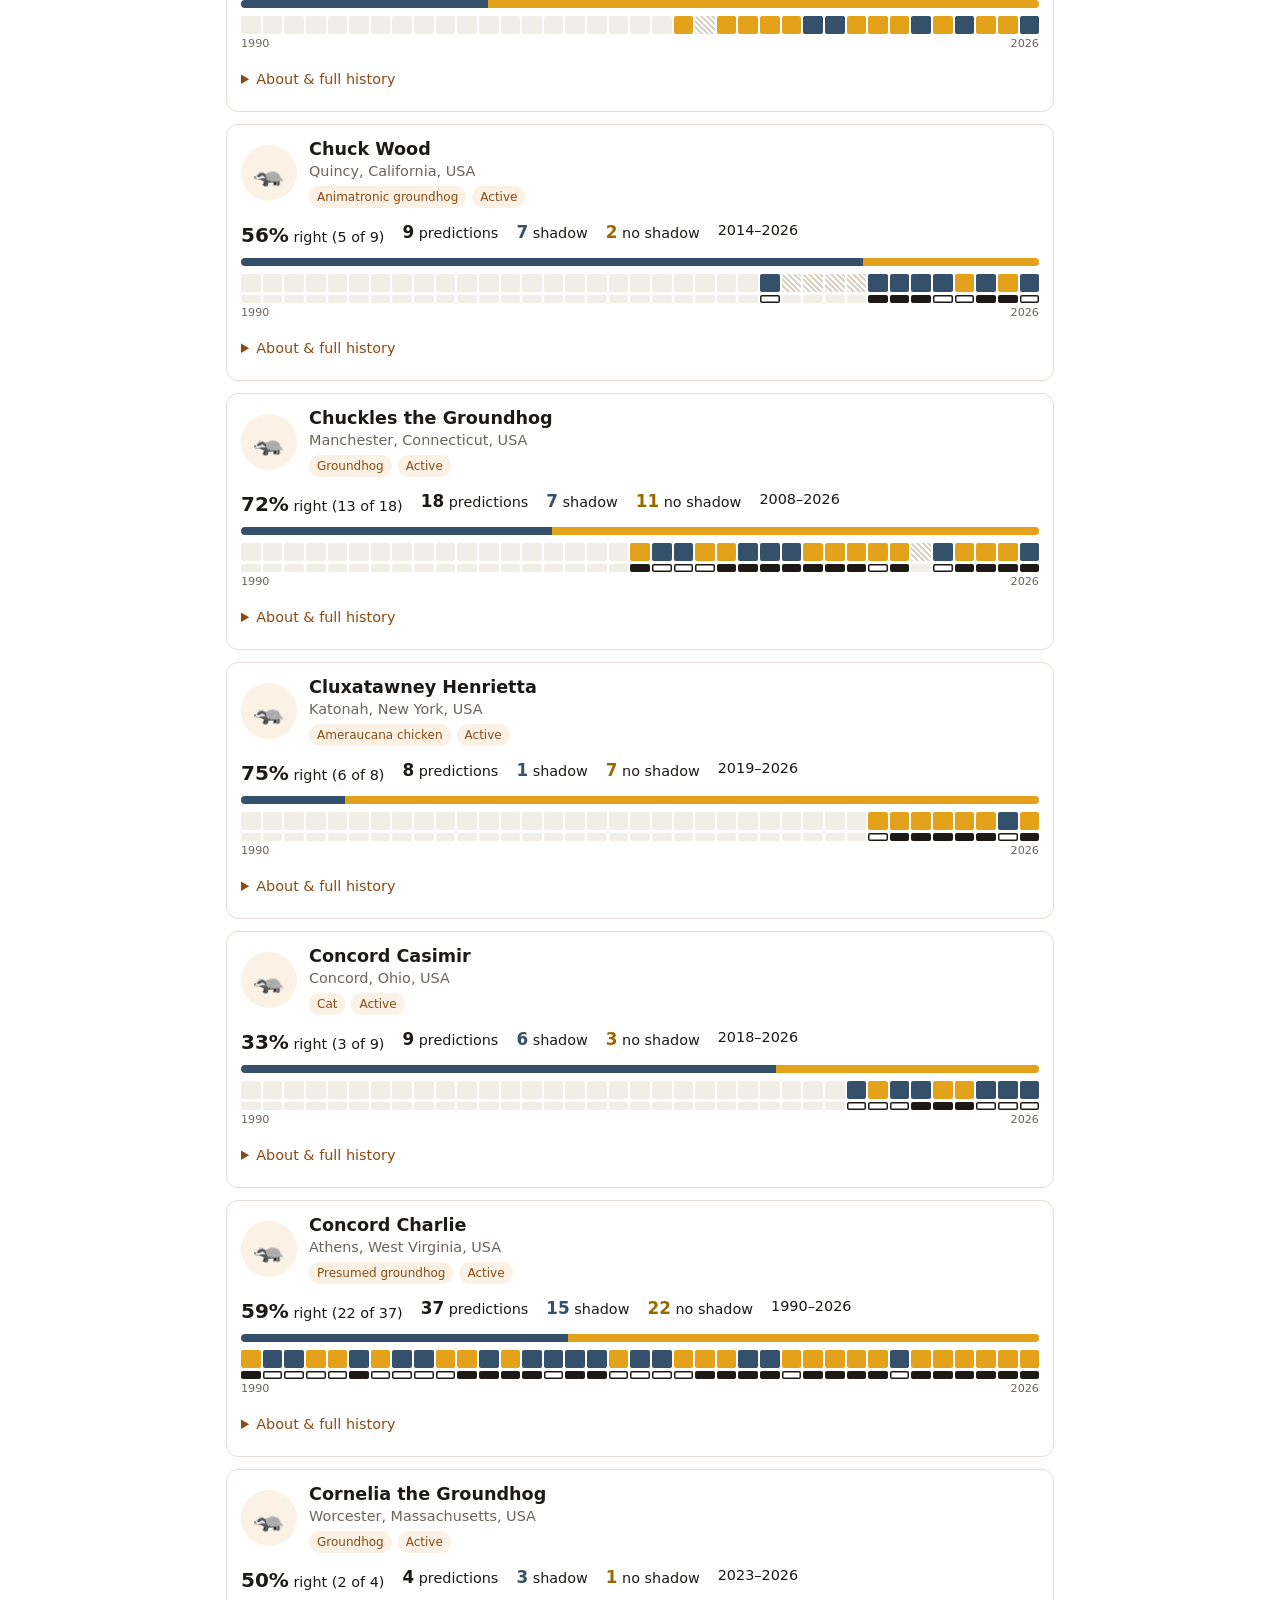
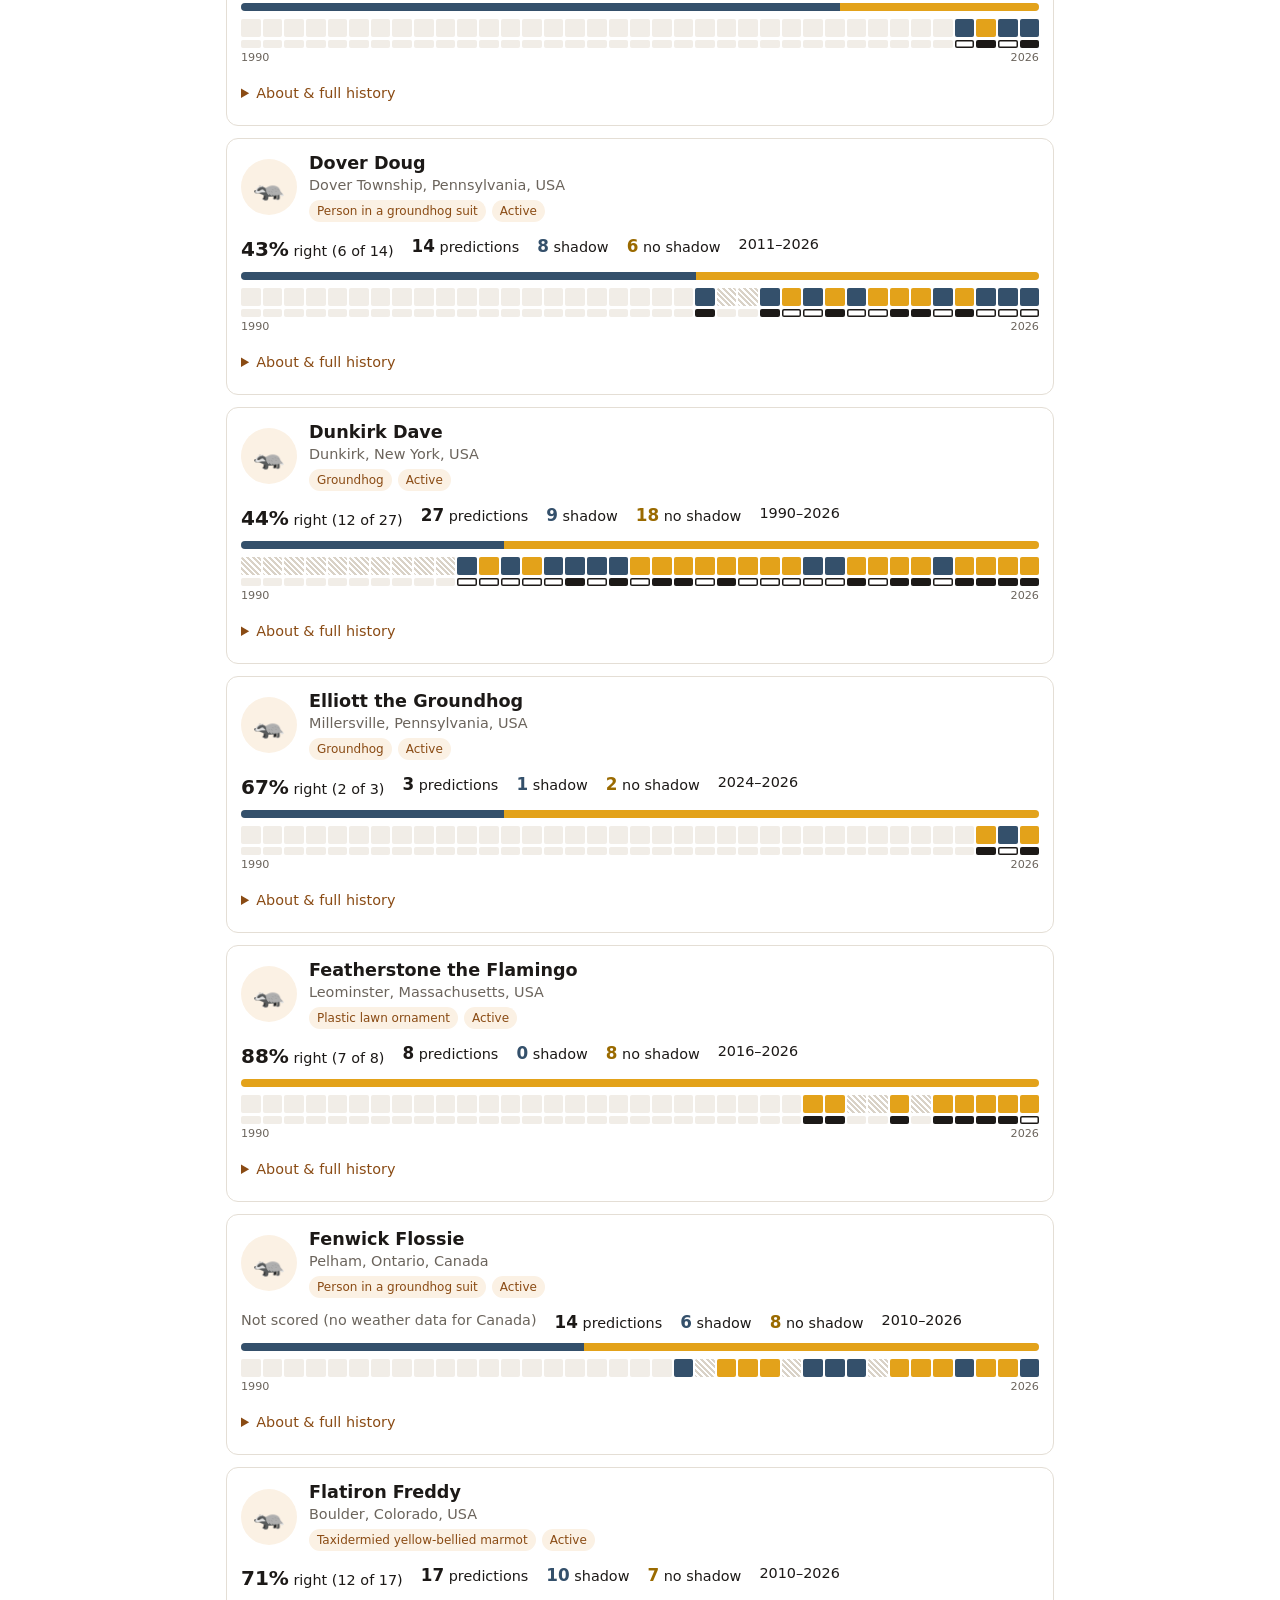
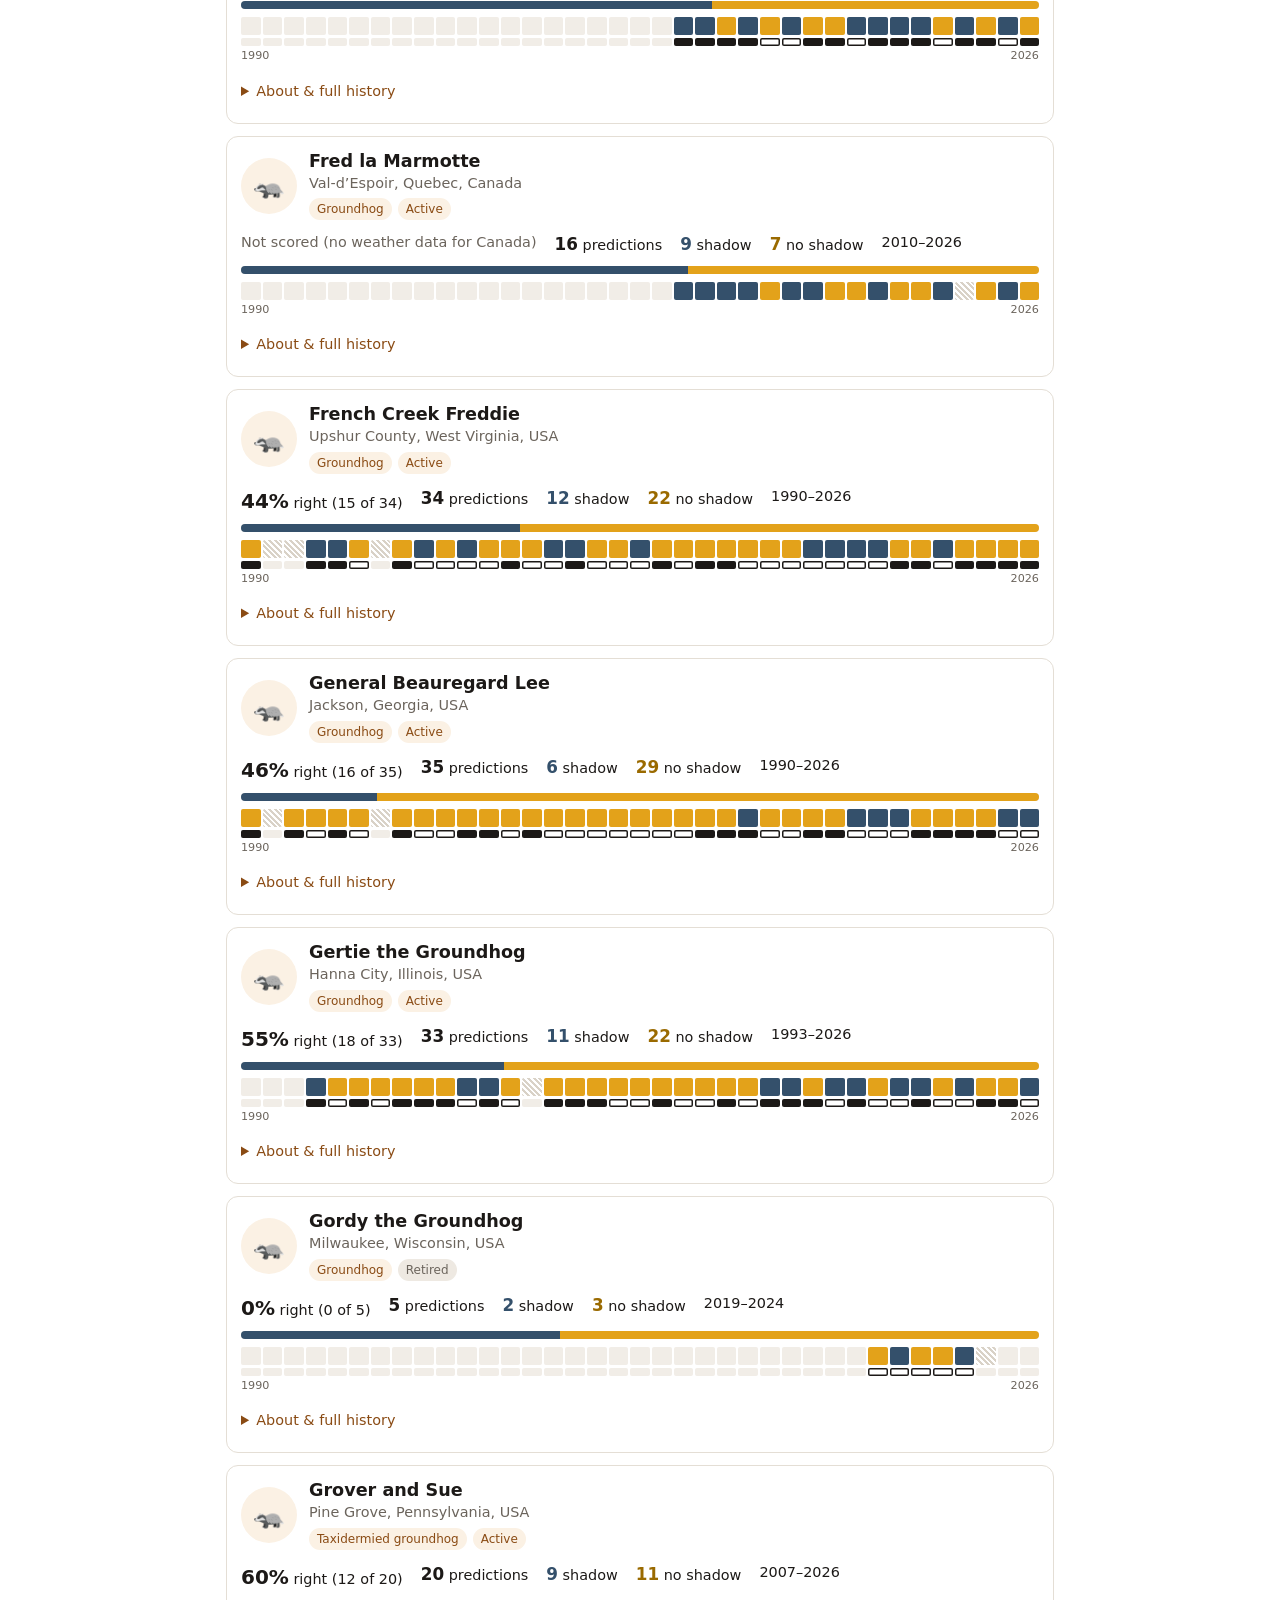
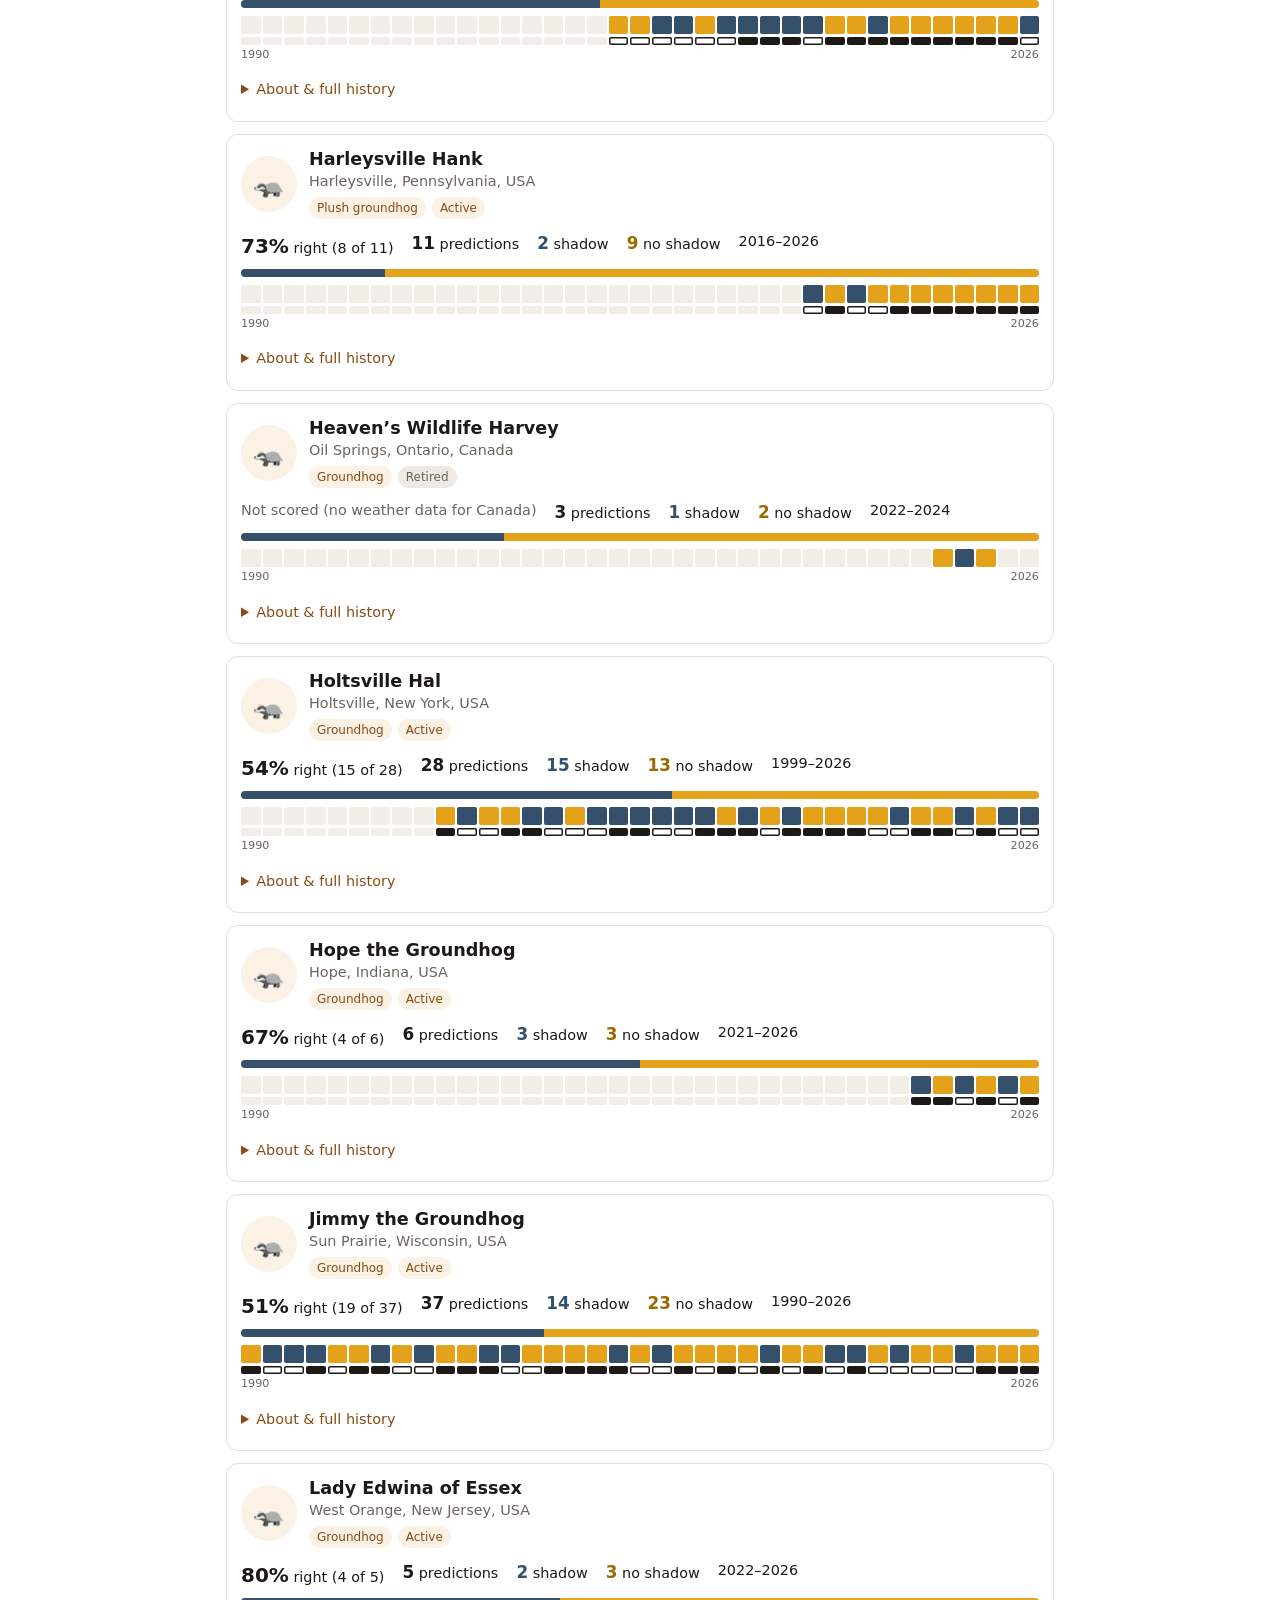
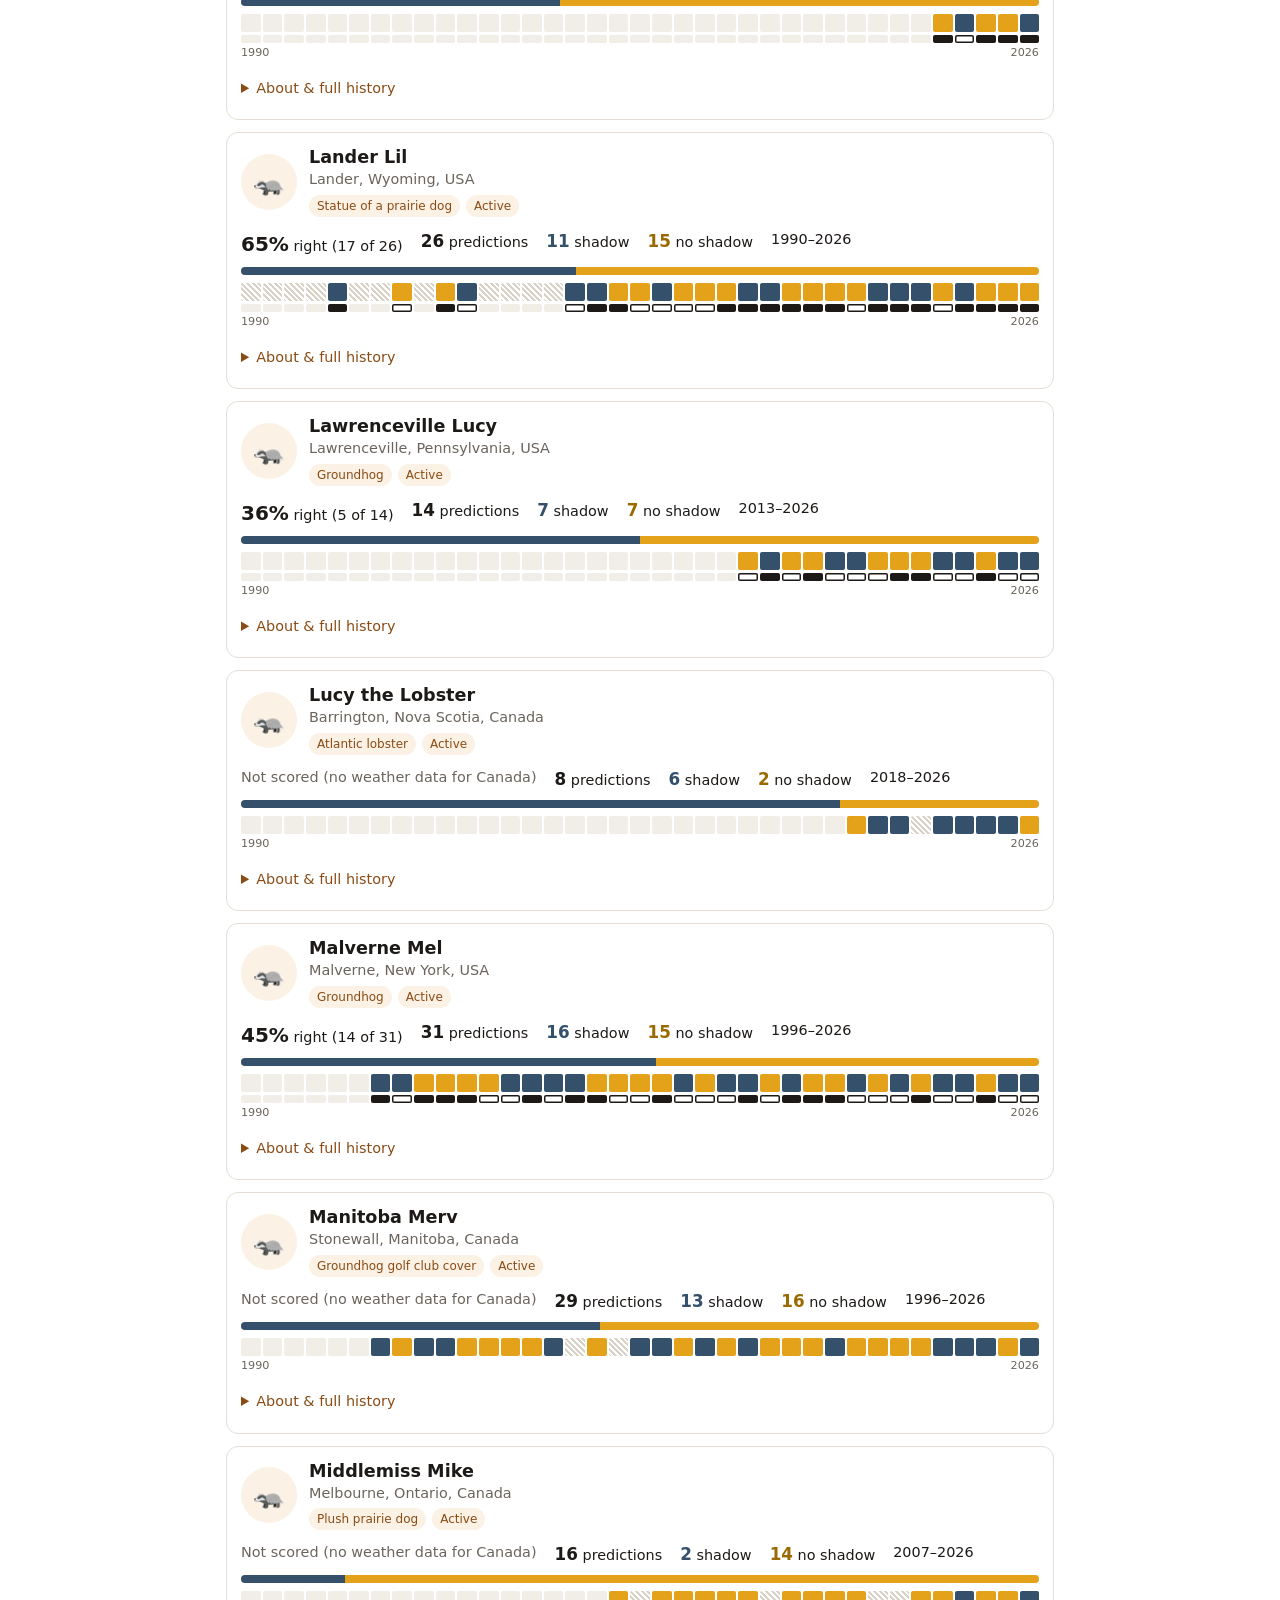
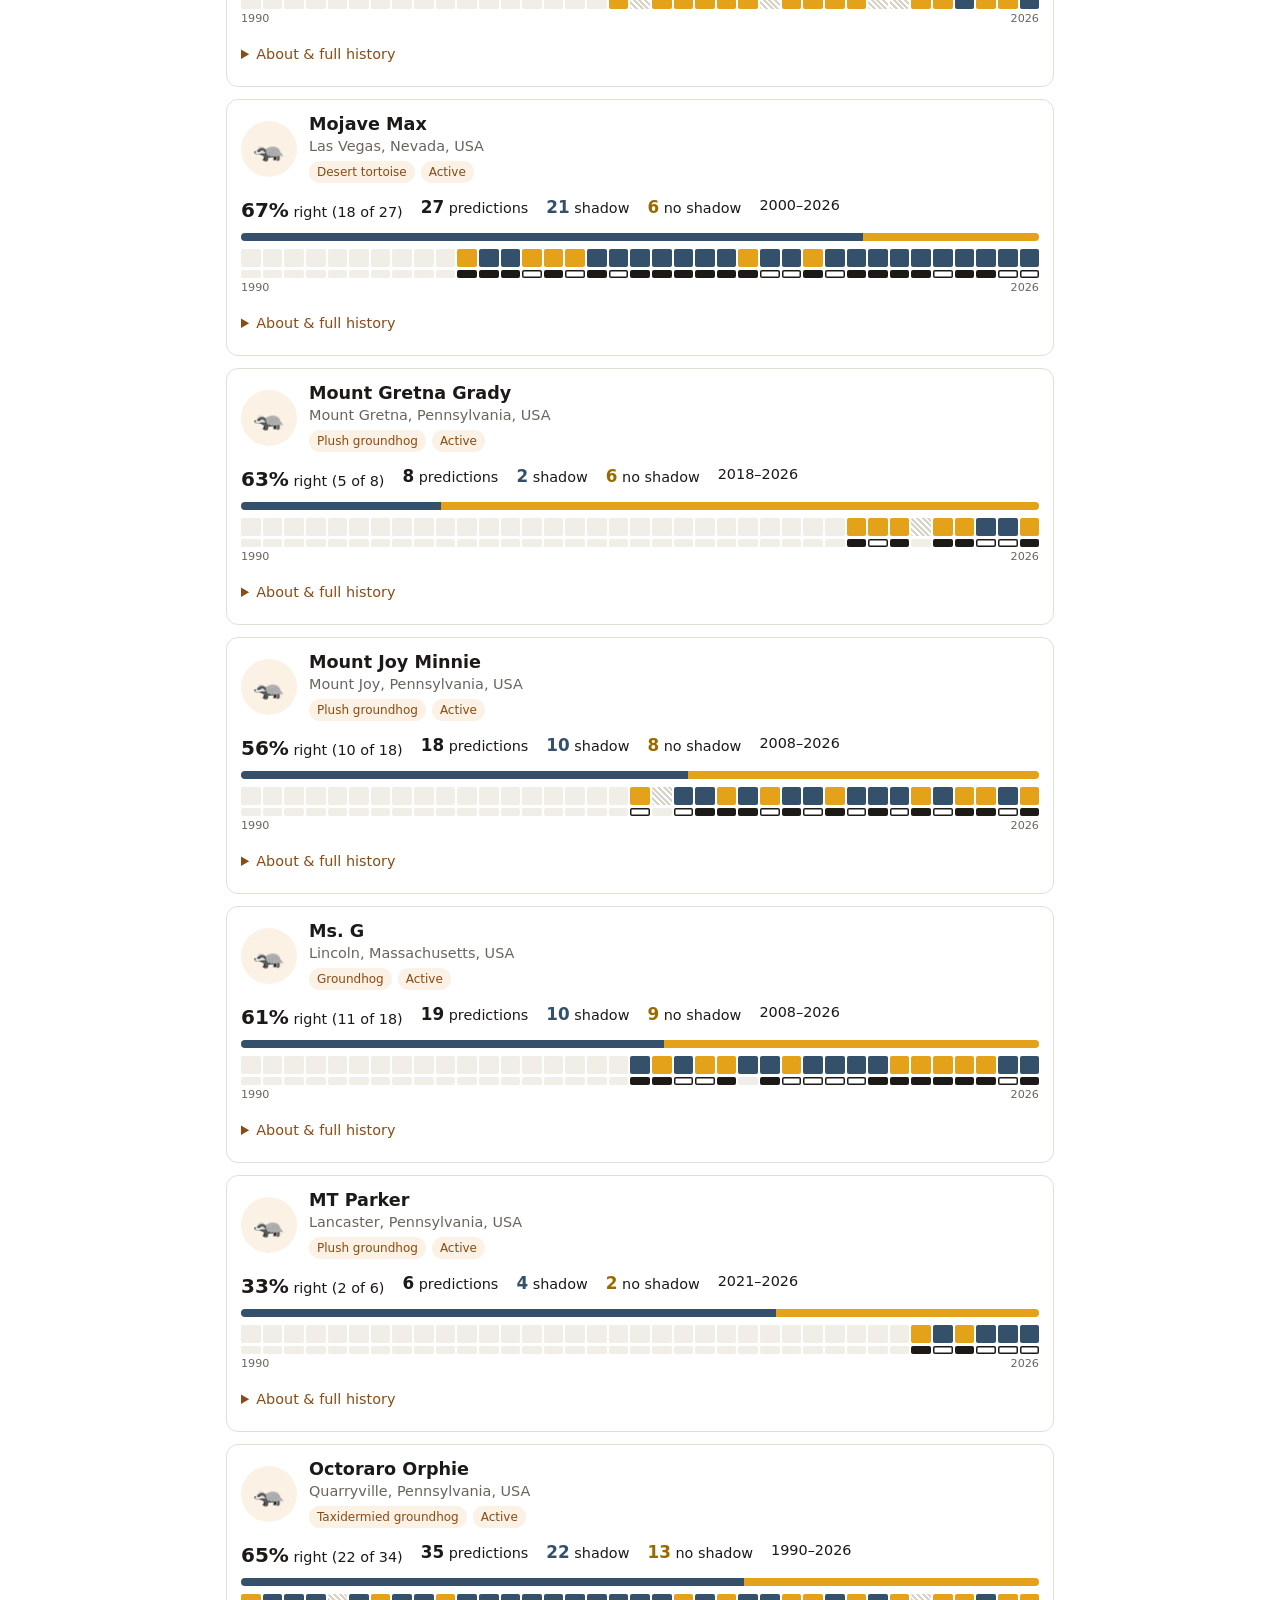
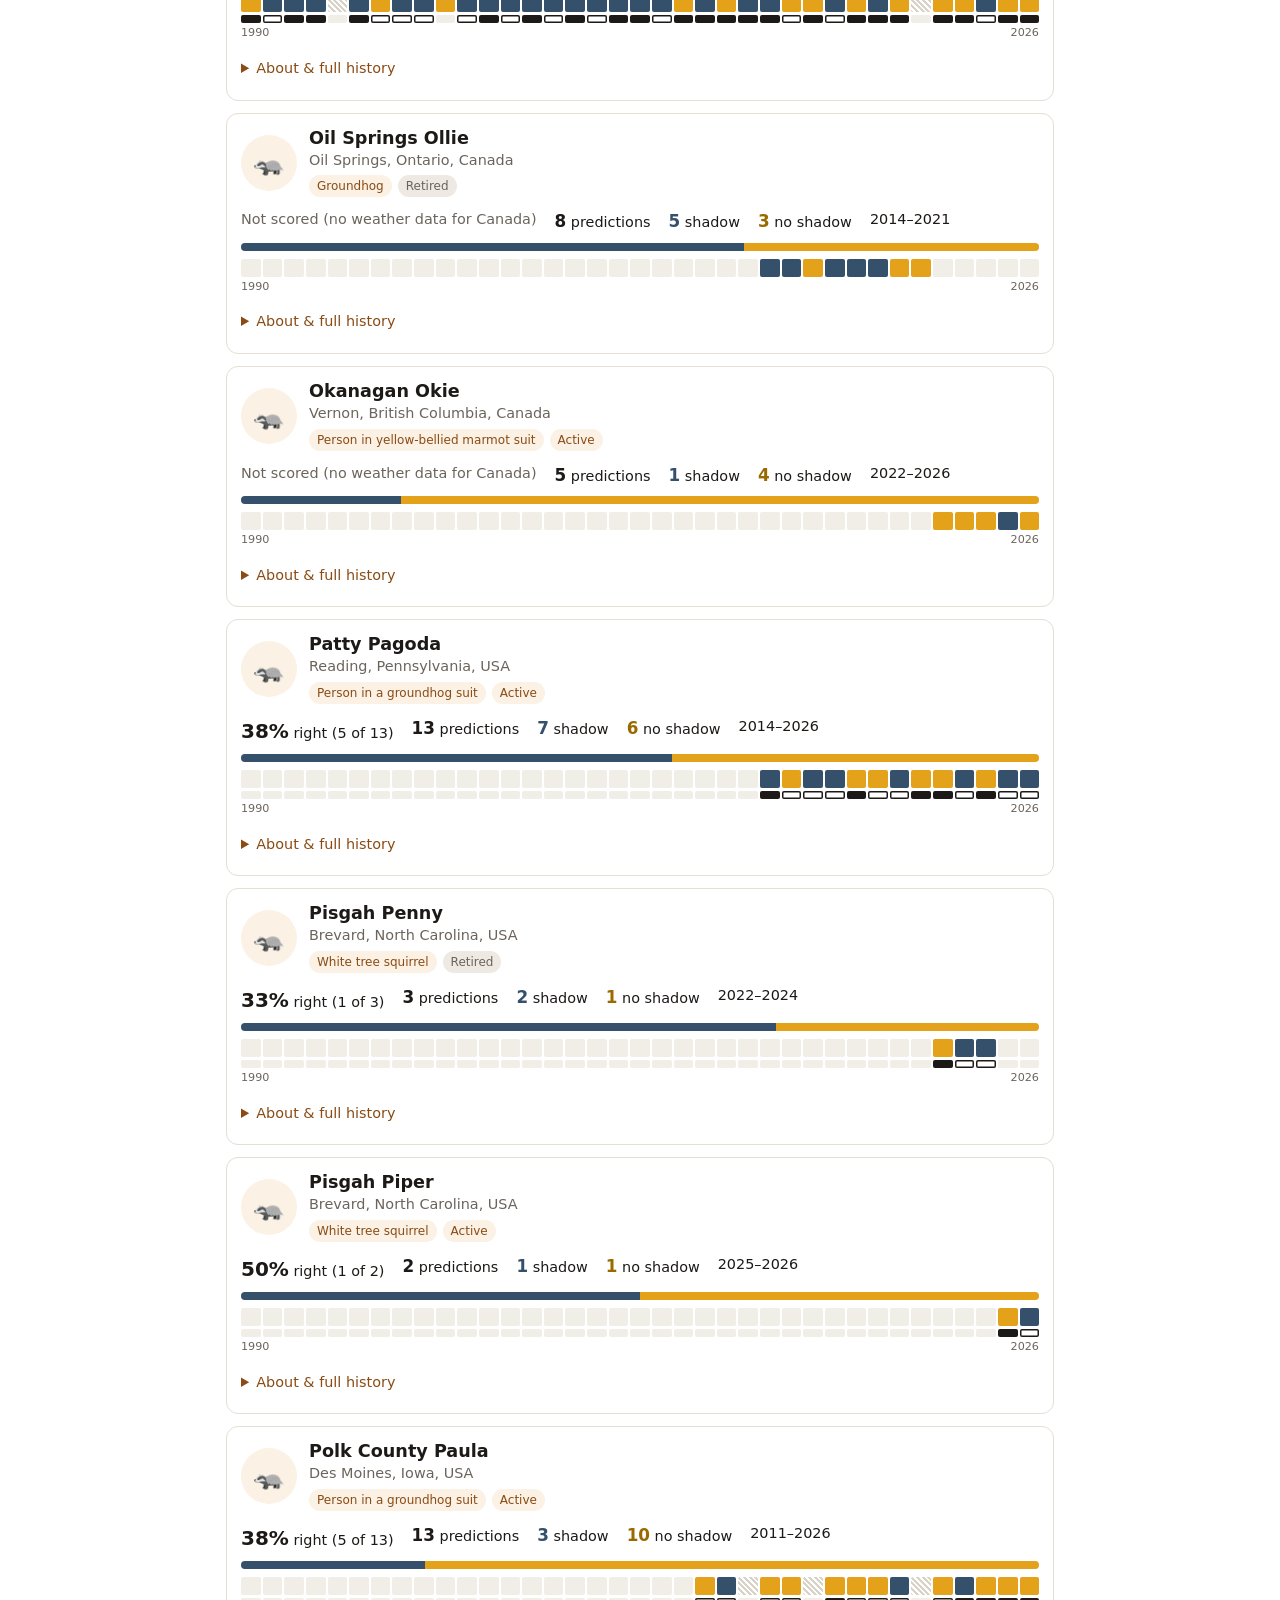
<file: groundhog-search/index.html>
<!DOCTYPE html>
<html lang="en">
<head>
    <meta charset="UTF-8">
    <meta name="viewport" content="width=device-width, initial-scale=1.0">
    <title>Groundhog Day Predictor Search</title>
    <link rel="stylesheet" href="style.css">
</head>
<body>
    <main class="app">
        <header class="intro">
            <h1>Find a Groundhog Day predictor</h1>
            <p class="subtitle">Search by name, state or province, or type of creature, and see each predictor's record since 1990.</p>
        </header>

        <section class="controls" aria-label="Search and filters">
            <label class="field field-search">
                <span class="label">Name or place</span>
                <input type="search" id="q" placeholder="Try &ldquo;Phil&rdquo;, &ldquo;Ohio&rdquo; or &ldquo;armadillo&rdquo;" autocomplete="off">
            </label>
            <label class="field">
                <span class="label">State / province</span>
                <select id="region"><option value="">All</option></select>
            </label>
            <label class="field">
                <span class="label">Sort by</span>
                <select id="sort">
                    <option value="name">Name (A&ndash;Z)</option>
                    <option value="acc">Most accurate</option>
                    <option value="made">Most predictions</option>
                    <option value="recent">Most recently added</option>
                </select>
            </label>

            <fieldset class="chips" id="groups">
                <legend class="label">Type of creature</legend>
            </fieldset>

            <label class="check"><input type="checkbox" id="active"> Active predictors only</label>
        </section>

        <div class="status-row">
            <p id="count" class="count" role="status" aria-live="polite"></p>
            <button type="button" id="reset" class="link-btn" hidden>Clear filters</button>
        </div>

        <ul id="results" class="results"></ul>
        <p id="empty" class="empty" hidden>No predictors match. Try a different name, or clear a filter.</p>

        <footer class="foot">
            <div class="legend" aria-hidden="true">
                <span><i class="sw s"></i>Saw shadow (6 more weeks of winter)</span>
                <span><i class="sw n"></i>No shadow (early spring)</span>
                <span><i class="sw x"></i>No result recorded</span>
                <span><i class="sw o"></i>Not tracked that year</span>
            </div>
            <details class="method">
                <summary>How &ldquo;right&rdquo; is scored</summary>
                <p>Each call is checked against the average temperature for February and March in the predictor's state, compared with that state's 1991&ndash;2020 normal. A shadow (six more weeks of winter) is right if those two months ran colder than normal. No shadow (early spring) is right if they ran warmer. Years exactly at normal aren't scored. Canadian predictors aren't scored because this uses U.S. data; Washington, D.C. uses Maryland's figures. &ldquo;Most accurate&rdquo; ranks predictors with at least 5 scored years. Because the weather outcome is a coin flip, 50% is what guessing earns.</p>
            </details>
            <p>Predictions: <a href="https://groundhog-day.com" target="_blank" rel="noopener">groundhog-day.com</a>. Temperatures: <a href="https://www.ncei.noaa.gov/access/monitoring/climate-at-a-glance/statewide/time-series" target="_blank" rel="noopener">NOAA NCEI Climate at a Glance</a>. This is our own scoring, not an official one.</p>
        </footer>
    </main>

    <script src="data.js"></script>
    <script src="script.js"></script>
</body>
</html>
</file>
<file: enrollment-search/style.css>
:root {
    --ink: #333333;
    --muted: #666666;
    --line: #dddddd;
    --card: #ffffff;
    --accent: #e30613;
    --accent-bg: #fdeaeb;
    --up: #1d6b3a;
    --down: #a3341c;
    --radius: 12px;
}
* { box-sizing: border-box; margin: 0; padding: 0; }
body {
    font-family: "Open Sans", system-ui, -apple-system, "Segoe UI", Arial, sans-serif;
    font-size: 14px;
    color: var(--ink);
    background: transparent;
    line-height: 1.5;
}
.app { max-width: 860px; margin: 0 auto; padding: 16px; }
.intro { margin-bottom: 16px; }
h1, h2, .stat .v { font-family: "Roboto Condensed", "Open Sans", Arial, sans-serif; font-weight: 700; }
h1 { font-size: 2rem; line-height: 1.15; border-left: 5px solid var(--accent); padding-left: 12px; }
h2 { font-size: 1.6rem; line-height: 1.2; }
.subtitle { color: var(--muted); margin: 6px 0 0 17px; font-size: 1rem; }
.label { display: block; font-size: 0.75rem; font-weight: 600; text-transform: uppercase; letter-spacing: 0.04em; color: var(--muted); margin-bottom: 4px; }

.search { background: var(--card); border: 1px solid var(--line); border-radius: 4px; padding: 14px; }
input[type=search] {
    width: 100%; font: inherit; font-size: 1.05rem; padding: 10px 12px;
    border: 1px solid #c9c2b8; border-radius: 4px; background: #fff; color: var(--ink);
}
input[type=search]:focus { outline: 3px solid var(--accent-bg); border-color: var(--accent); }
.hint { font-size: 0.85rem; color: var(--muted); margin-top: 8px; min-height: 1.3em; }
.list { list-style: none; margin-top: 4px; max-height: 320px; overflow-y: auto; }
.list li {
    display: flex; justify-content: space-between; gap: 12px; align-items: baseline;
    padding: 9px 10px; border-radius: 4px; cursor: pointer; border-bottom: 1px solid var(--line);
}
.list li:last-child { border-bottom: 0; }
.list li:hover, .list li[aria-selected=true] { background: var(--accent-bg); }
.list .n { font-weight: 600; }
.list .m { font-size: 0.85rem; color: var(--muted); white-space: nowrap; }
mark { background: none; color: var(--accent); font-weight: 700; }

.detail { margin-top: 16px; background: var(--card); border: 1px solid var(--line); border-radius: 4px; padding: 16px; }
.summary { color: var(--muted); margin-top: 2px; }
.stats { display: grid; grid-template-columns: repeat(3, 1fr); gap: 10px; margin: 14px 0; }
.stat { border: 1px solid var(--line); border-radius: 4px; padding: 10px 12px; }
.stat .k { font-size: 0.75rem; text-transform: uppercase; letter-spacing: 0.04em; color: var(--muted); font-weight: 600; }
.stat .v { font-size: 1.8rem; font-weight: 700; line-height: 1.2; }
.stat .s { font-size: 0.85rem; color: var(--muted); }
.up { color: var(--up); } .down { color: var(--down); }

.chart-wrap { position: relative; }
.chart svg { width: 100%; height: auto; display: block; overflow: visible; }
.cap { font-size: 0.8rem; color: var(--muted); margin-top: 4px; }
.axis text { font-size: 12px; fill: var(--muted); }
.grid line { stroke: var(--line); }
.line { fill: none; stroke: var(--accent); stroke-width: 2.5; stroke-linejoin: round; stroke-linecap: round; }
.dot { fill: #fff; stroke: var(--accent); stroke-width: 2.5; }
.dot.on { fill: var(--accent); }
.lbl { font-size: 12px; font-weight: 600; fill: var(--ink); text-anchor: middle; }
.hit { fill: transparent; cursor: pointer; }
.tip { position: absolute; pointer-events: none; background: var(--ink); color: #fff; font-size: 0.85rem; padding: 6px 10px; border-radius: 4px; transform: translate(-50%, -110%); white-space: nowrap; z-index: 2; }

.programs { margin-top: 14px; }
.programs summary { cursor: pointer; font-weight: 600; color: var(--accent); }
.table-scroll { overflow-x: auto; margin-top: 8px; }
table { border-collapse: collapse; width: 100%; font-size: 0.85rem; min-width: 640px; }
th, td { padding: 6px 8px; text-align: right; border-bottom: 1px solid var(--line); font-variant-numeric: tabular-nums; }
th:first-child, td:first-child { text-align: left; }
thead th { font-size: 0.75rem; color: var(--muted); text-transform: uppercase; }
tfoot td { font-weight: 700; }

.foot { margin-top: 18px; font-size: 0.8rem; color: var(--muted); }

@media (max-width: 560px) {
    h1 { font-size: 1.6rem; }
    .stats { grid-template-columns: 1fr; }
    .stat { display: flex; justify-content: space-between; align-items: baseline; gap: 8px; }
}
</file>
<file: Fratboy and Wondergirl/style.css>
:root {
    --ink: #333333;
    --muted: #666666;
    --line: #dddddd;
    --card: #ffffff;
    --page: #f4f4f4;
    --dark: #333333;
    --accent: #e30613;
    --accent-dark: #b8050f;
    --accent-bg: #fdeaeb;
    --blue: #305b80;
    --frat: #e0402a;
    --wonder: #2f7fe0;
    --radius: 4px;
}
* { box-sizing: border-box; margin: 0; padding: 0; }
[hidden] { display: none !important; }
body {
    font-family: "Open Sans", system-ui, -apple-system, "Segoe UI", Arial, sans-serif;
    font-size: 14px;
    color: var(--ink);
    background: var(--page);
    line-height: 1.5;
}
h1, h2, h3, .brand, .hud-house {
    font-family: "Roboto Condensed", "Open Sans", Arial, sans-serif; font-weight: 700;
}
button { font: inherit; cursor: pointer; }

.masthead { background: var(--dark); color: #fff; border-bottom: 4px solid var(--accent); }
.masthead-inner { max-width: 1180px; margin: 0 auto; padding: 10px 16px; display: flex; align-items: center; justify-content: space-between; gap: 12px; }
.brand { color: #fff; text-decoration: none; font-size: 1.35rem; letter-spacing: 0.01em; }
.masthead .link-btn { color: #fff; }

.app { max-width: 1000px; margin: 0 auto; padding: 16px; }
.intro { margin: 8px 0 14px; }
h1 { font-size: 2.4rem; line-height: 1.1; border-left: 5px solid var(--accent); padding-left: 12px; }
h2 { font-size: 1.3rem; line-height: 1.2; margin-bottom: 8px; }
.subtitle { color: var(--muted); margin: 6px 0 0 17px; font-size: 1rem; }
.kicker { font-size: 0.75rem; font-weight: 700; text-transform: uppercase; letter-spacing: 0.05em; color: var(--accent); }
.meta { font-size: 0.85rem; color: var(--muted); margin-top: 10px; }
.card { background: var(--card); border: 1px solid var(--line); border-radius: var(--radius); padding: 16px; }

.btn {
    display: inline-flex; align-items: center; justify-content: center; gap: 6px;
    padding: 10px 16px; border-radius: var(--radius); border: 1px solid var(--ink);
    background: #fff; color: var(--ink); font-size: 0.8rem; font-weight: 700; text-transform: uppercase; letter-spacing: 0.04em;
}
.btn:hover { background: #f0f0f0; }
.btn-primary { background: var(--accent); border-color: var(--accent); color: #fff; }
.btn-primary:hover { background: var(--accent-dark); border-color: var(--accent-dark); }
.btn-small { padding: 5px 10px; font-size: 0.7rem; }
.link-btn { background: none; border: 0; color: var(--blue); font-weight: 600; text-decoration: underline; padding: 0; }
.btn:focus-visible, .link-btn:focus-visible, .lvl:focus-visible { outline: 3px solid var(--blue); outline-offset: 2px; }

/* HUD */
.hud {
    display: flex; justify-content: space-between; align-items: center; gap: 10px; flex-wrap: wrap;
    background: var(--dark); color: #fff; padding: 8px 12px; border-radius: var(--radius) var(--radius) 0 0;
}
.hud-left { display: flex; align-items: baseline; gap: 10px; min-width: 0; flex-wrap: wrap; }
.hud-house { font-size: 1.15rem; }
.hud-theme { color: #bbb; font-size: 0.85rem; font-style: italic; }
.hud-right { display: flex; align-items: center; gap: 12px; flex-wrap: wrap; }
.hud-stat { font-size: 0.9rem; white-space: nowrap; }
.hud-stat b { font-variant-numeric: tabular-nums; }
.hud .btn-small { background: transparent; color: #fff; border-color: #888; }
.hud .btn-small:hover { background: #4a4a4a; }

/* Stage */
.stage { position: relative; width: 100%; aspect-ratio: 3 / 2; background: #0c1430; border-radius: 0 0 var(--radius) var(--radius); overflow: hidden; touch-action: none; }
#game { display: block; width: 100%; height: 100%; image-rendering: auto; }
.overlay {
    position: absolute; inset: 0; display: flex; align-items: center; justify-content: center;
    background: rgba(8, 10, 24, 0.72); padding: 16px; overflow-y: auto;
}
.overlay:empty { display: none; }
.ov-card {
    background: #fff; border-radius: 8px; padding: 22px 24px; max-width: 620px; width: 100%;
    text-align: center; box-shadow: 0 10px 40px rgba(0,0,0,0.5); border-top: 6px solid var(--accent);
}
.ov-card.ov-red { border-top-color: #e0302a; }
.ov-card.ov-blue { border-top-color: #2f7fe0; }
.ov-card.ov-green { border-top-color: #3fae2a; }
.ov-card h2 { font-size: 1.7rem; margin: 4px 0 6px; }
.ov-card p { color: var(--muted); margin: 6px 0; }
.ov-card .big { font-family: "Bungee", "Roboto Condensed", sans-serif; font-size: 1.6rem; line-height: 1.15; color: var(--ink); margin: 6px 0 4px; }
.ov-card .actions { display: flex; gap: 8px; justify-content: center; flex-wrap: wrap; margin-top: 16px; }
.logo { font-family: "Bungee", "Roboto Condensed", sans-serif; font-weight: 400; font-size: 2.1rem; line-height: 1.05; margin: 4px 0 8px; }
.logo .f { color: var(--frat); }
.logo .w { color: var(--wonder); }
.logo .amp { color: #999; font-size: 0.7em; }
.levels { display: grid; grid-template-columns: repeat(3, 1fr); max-height: 300px; overflow-y: auto; padding: 2px; gap: 8px; margin-top: 16px; text-align: left; }
.lvl {
    border: 1px solid var(--line); border-radius: var(--radius); background: #fafafa; padding: 8px 10px; text-align: left;
    display: flex; flex-direction: column; gap: 1px;
}
.lvl:hover:not(:disabled) { border-color: var(--accent); background: var(--accent-bg); }
.lvl:disabled { opacity: 0.45; cursor: not-allowed; }
.lvl .num { font-size: 0.68rem; font-weight: 700; text-transform: uppercase; letter-spacing: 0.05em; color: var(--accent); }
.lvl .nm { font-family: "Roboto Condensed", sans-serif; font-weight: 700; font-size: 1rem; color: var(--ink); }
.lvl .diff { font-size: 0.7rem; letter-spacing: 0.1em; color: var(--accent); }
.lvl .best { font-size: 0.75rem; color: var(--muted); }
.stats { display: flex; justify-content: center; gap: 18px; margin: 12px 0 4px; flex-wrap: wrap; }
.stats div { display: flex; flex-direction: column; }
.stats .v { font-family: "Roboto Condensed", sans-serif; font-weight: 700; font-size: 1.5rem; color: var(--ink); }
.stats .k { font-size: 0.72rem; text-transform: uppercase; letter-spacing: 0.05em; color: var(--muted); }
.fine { font-size: 0.78rem; }
.how { text-align: left; margin: 10px 0 0; padding-left: 18px; color: var(--ink); }
.how li { margin: 4px 0; }

/* Touch */
.touch { display: flex; justify-content: space-between; gap: 12px; margin-top: 10px; user-select: none; -webkit-user-select: none; }
.pad { display: grid; grid-template-columns: repeat(4, 1fr); gap: 6px; flex: 1; max-width: 300px; }
.pad-name { grid-column: 1 / -1; font-size: 0.72rem; font-weight: 700; text-transform: uppercase; letter-spacing: 0.05em; }
.pad-frat .pad-name { color: var(--frat); text-align: right; }
.pad-wonder .pad-name { color: var(--wonder); }
.pad button { height: 54px; border-radius: 8px; border: 0; color: #fff; font-size: 1.2rem; touch-action: none; }
.pad-frat button { background: var(--frat); }
.pad-wonder button { background: var(--wonder); }
.pad button.on { filter: brightness(0.75); }

/* Info */
.info { display: grid; grid-template-columns: 1fr 1fr; gap: 14px; margin-top: 16px; }
.controls-grid { display: grid; gap: 10px; }
.ctrl { border-left: 4px solid var(--frat); padding-left: 10px; }
.ctrl-wonder { border-left-color: var(--wonder); }
.ctrl-wonder .kicker { color: var(--wonder); }
kbd {
    display: inline-block; min-width: 22px; padding: 1px 6px; border: 1px solid #bbb; border-bottom-width: 2px;
    border-radius: 3px; background: #fafafa; font-family: inherit; font-size: 0.8rem; text-align: center;
}
.hazards { list-style: none; display: grid; gap: 7px; }
.hazards li { position: relative; padding-left: 26px; }
.sw { position: absolute; left: 0; top: 3px; width: 16px; height: 16px; border-radius: 3px; }
.sw-red { background: #e0302a; }
.sw-blue { background: #2f7fe0; }
.sw-green { background: #3fbf3a; }
.sw-gem-r { background: #ff4a4a; transform: rotate(45deg) scale(0.75); }
.sw-gem-b { background: #3fb6ff; transform: rotate(45deg) scale(0.75); }
.sw-dd { background: linear-gradient(90deg, #d7ff1f 0 35%, #6b7280 35% 65%, #d7ff1f 65%); }
.sw-juice { background: #9628be; border-radius: 50%; }
.sw-dark { background: radial-gradient(circle, #ffd35a 0 25%, #0b0b14 60%); }
.sw-keg { background: linear-gradient(#ddd, #888); border-radius: 4px; }
.foot { color: var(--muted); font-size: 0.8rem; margin: 18px 0 8px; border-top: 1px solid var(--line); padding-top: 10px; }

@media (max-width: 760px) {
    .info { grid-template-columns: 1fr; }
    h1 { font-size: 1.9rem; }
    .levels { grid-template-columns: 1fr 1fr; max-height: none; }
    .ov-card { padding: 16px; }
    .ov-card h2 { font-size: 1.35rem; }
    .ov-card .big, .logo { font-size: 1.35rem; }
    .stage { aspect-ratio: auto; height: auto; }
    #game { height: auto; aspect-ratio: 3 / 2; }
    .overlay { position: fixed; z-index: 20; }
}

/* Timer warning */
.hud-warn { color: #ff6a5a; }

/* Group chat interludes */
.chat-card { max-width: 440px; }
.phone { background: #f2f2f7; border-radius: 18px; border: 6px solid #1c1c1e; overflow: hidden; margin: 10px auto 0; text-align: left; }
.phone-head { background: #fff; border-bottom: 1px solid #ddd; padding: 8px 12px; display: flex; flex-direction: column; align-items: center; }
.phone-title { font-weight: 700; font-size: 0.9rem; color: var(--ink); }
.phone-sub { font-size: 0.7rem; color: var(--muted); }
.msgs { padding: 12px 10px; display: flex; flex-direction: column; gap: 6px; min-height: 180px; }
.msg { display: flex; flex-direction: column; max-width: 80%; animation: msgIn 0.3s ease-out both; }
.msg .who { font-size: 0.66rem; color: var(--muted); margin: 0 0 1px 10px; }
.bubble { padding: 7px 12px; border-radius: 16px; font-size: 0.9rem; line-height: 1.3; }
.msg-me { align-self: flex-end; align-items: flex-end; }
.msg-me .who { margin: 0 10px 1px 0; }
.msg-me .bubble { background: var(--frat); color: #fff; border-bottom-right-radius: 4px; }
.msg-wg .bubble { background: var(--wonder); color: #fff; border-bottom-left-radius: 4px; }
.msg-other .bubble { background: #e5e5ea; color: #111; border-bottom-left-radius: 4px; }
.twist { margin-top: 12px !important; background: #fffbe0; border-left: 4px solid #e0b400; padding: 8px 10px; text-align: left; color: var(--ink) !important; animation: msgIn 0.3s ease-out both; }
@keyframes msgIn { from { opacity: 0; transform: translateY(8px) scale(0.96); } to { opacity: 1; transform: none; } }
@media (prefers-reduced-motion: reduce) { .msg, .twist { animation: none; } }
</file>
<file: groundhog-search/style.css>
:root {
    --ink: #1c1917;
    --muted: #6b645c;
    --line: #e4ded5;
    --card: #ffffff;
    --accent: #8a4b14;
    --accent-bg: #fbf1e4;
    --shadow-c: #34506b;   /* saw shadow: six more weeks */
    --spring-c: #e3a21a;   /* no shadow: early spring */
    --radius: 12px;
}

* { box-sizing: border-box; margin: 0; padding: 0; }

body {
    font-family: system-ui, -apple-system, "Segoe UI", Roboto, "Helvetica Neue", Arial, sans-serif;
    color: var(--ink);
    background: transparent;
    line-height: 1.5;
}

.app { max-width: 860px; margin: 0 auto; padding: 16px; }

.intro { margin-bottom: 18px; }
h1 { font-size: 1.6rem; line-height: 1.2; letter-spacing: -0.01em; }
.subtitle { color: var(--muted); margin-top: 4px; }

/* Controls */
.controls {
    display: grid;
    grid-template-columns: 2fr 1fr 1fr;
    gap: 12px;
    background: var(--card);
    border: 1px solid var(--line);
    border-radius: var(--radius);
    padding: 14px;
}
.field { display: flex; flex-direction: column; gap: 4px; min-width: 0; }
.label { font-size: 0.75rem; font-weight: 600; text-transform: uppercase; letter-spacing: 0.04em; color: var(--muted); }

input[type="search"], select {
    width: 100%;
    font: inherit;
    font-size: 1rem;
    color: var(--ink);
    background: #fff;
    border: 1px solid #cfc7bb;
    border-radius: 8px;
    padding: 9px 10px;
    min-height: 42px;
}
:focus-visible { outline: 3px solid #1d6fd8; outline-offset: 2px; }

.chips { grid-column: 1 / -1; border: 0; display: flex; flex-wrap: wrap; gap: 8px; }
.chips legend { width: 100%; margin-bottom: 4px; padding: 0; }
.chip {
    font: inherit; font-size: 0.875rem;
    padding: 6px 12px; min-height: 36px;
    border-radius: 999px;
    border: 1px solid #cfc7bb;
    background: #fff; color: var(--ink);
    cursor: pointer;
}
.chip:hover { border-color: var(--accent); }
.chip[aria-pressed="true"] { background: var(--accent); border-color: var(--accent); color: #fff; }
.chip small { opacity: 0.7; margin-left: 4px; }

.check { grid-column: 1 / -1; display: flex; align-items: center; gap: 8px; font-size: 0.9rem; }
.check input { width: 18px; height: 18px; accent-color: var(--accent); }

.status-row { display: flex; justify-content: space-between; align-items: center; margin: 14px 2px 8px; min-height: 24px; }
.count { color: var(--muted); font-size: 0.9rem; }
.link-btn { font: inherit; font-size: 0.9rem; background: none; border: 0; color: var(--accent); text-decoration: underline; cursor: pointer; padding: 4px; }

/* Results */
.results { list-style: none; display: grid; gap: 12px; }
.card {
    background: var(--card);
    border: 1px solid var(--line);
    border-radius: var(--radius);
    padding: 14px;
}
.card-head { display: flex; gap: 12px; align-items: center; }
.avatar {
    flex: none; width: 56px; height: 56px; border-radius: 50%;
    background: var(--accent-bg); object-fit: cover;
    display: grid; place-items: center; font-size: 1.6rem;
}
.card-title { min-width: 0; }
.card-title h2 { font-size: 1.1rem; line-height: 1.25; }
.place { color: var(--muted); font-size: 0.9rem; }
.tags { display: flex; flex-wrap: wrap; gap: 6px; margin-top: 4px; }
.tag { font-size: 0.75rem; padding: 2px 8px; border-radius: 999px; background: var(--accent-bg); color: var(--accent); }
.tag.retired { background: #eee9e2; color: var(--muted); }

.record { margin-top: 12px; }
.stats { display: flex; flex-wrap: wrap; gap: 4px 18px; font-size: 0.9rem; }
.stats b { font-size: 1.05rem; }
.stats .s b { color: var(--shadow-c); }
.stats .n b { color: #9a6a00; }

.split { display: flex; height: 8px; border-radius: 4px; overflow: hidden; margin: 8px 0; background: #eee9e2; }
.split i { display: block; height: 100%; }
.split .s, .sw.s, .cell.s { background: var(--shadow-c); }
.split .n, .sw.n, .cell.n { background: var(--spring-c); }

.strip { display: flex; gap: 2px; }
.cell { flex: 1 1 0; min-width: 0; height: 18px; border-radius: 2px; }
.cell.x, .sw.x { background: repeating-linear-gradient(45deg, #d9d2c7, #d9d2c7 2px, #fff 2px, #fff 4px); }
.cell.o, .sw.o { background: #f1ede7; }
.strip.result { margin-top: 3px; }
.strip.result .cell { height: 8px; }
.cell.r { background: var(--ink); }
.cell.w { background: #fff; box-shadow: inset 0 0 0 1.5px var(--ink); }
.stats .acc b { font-size: 1.25rem; }
.stats .acc.none { color: var(--muted); }
.verdict { font-weight: 600; }
.method { margin-bottom: 8px; }
.method summary { cursor: pointer; color: var(--accent); padding: 4px 0; }
.method p { margin: 4px 0 8px; }
.axis { display: flex; justify-content: space-between; font-size: 0.7rem; color: var(--muted); margin-top: 2px; }

.more { margin-top: 10px; }
.more summary { cursor: pointer; font-size: 0.9rem; color: var(--accent); padding: 6px 0; }
.more p { font-size: 0.9rem; margin: 6px 0; }
.more a { color: var(--accent); }
.hist { width: 100%; border-collapse: collapse; font-size: 0.85rem; margin-top: 8px; }
.hist th, .hist td { text-align: left; padding: 4px 8px 4px 0; border-top: 1px solid var(--line); vertical-align: top; }
.hist th { font-weight: 600; width: 3.5em; }
.hist td { overflow-wrap: anywhere; }
.note { color: var(--muted); margin-top: 2px; }
.pill { white-space: nowrap; }
.pill::before { content: ""; display: inline-block; width: 9px; height: 9px; border-radius: 2px; margin-right: 6px; }
.pill.s::before { background: var(--shadow-c); }
.pill.n::before { background: var(--spring-c); }
.pill.x::before { background: #b9b0a3; }

.empty { text-align: center; color: var(--muted); padding: 32px 0; }

.foot { margin-top: 24px; font-size: 0.8rem; color: var(--muted); }
.foot a { color: var(--accent); }
.legend { display: flex; flex-wrap: wrap; gap: 6px 16px; margin-bottom: 8px; }
.legend span { display: inline-flex; align-items: center; gap: 6px; }
.sw { display: inline-block; width: 12px; height: 12px; border-radius: 2px; }

[hidden] { display: none !important; }

@media (max-width: 620px) {
    .controls { grid-template-columns: 1fr 1fr; }
    .field-search { grid-column: 1 / -1; }
    h1 { font-size: 1.35rem; }
    .cell { height: 16px; }
}
@media (prefers-reduced-motion: no-preference) {
    .chip { transition: background 0.15s, border-color 0.15s; }
}
</file>
